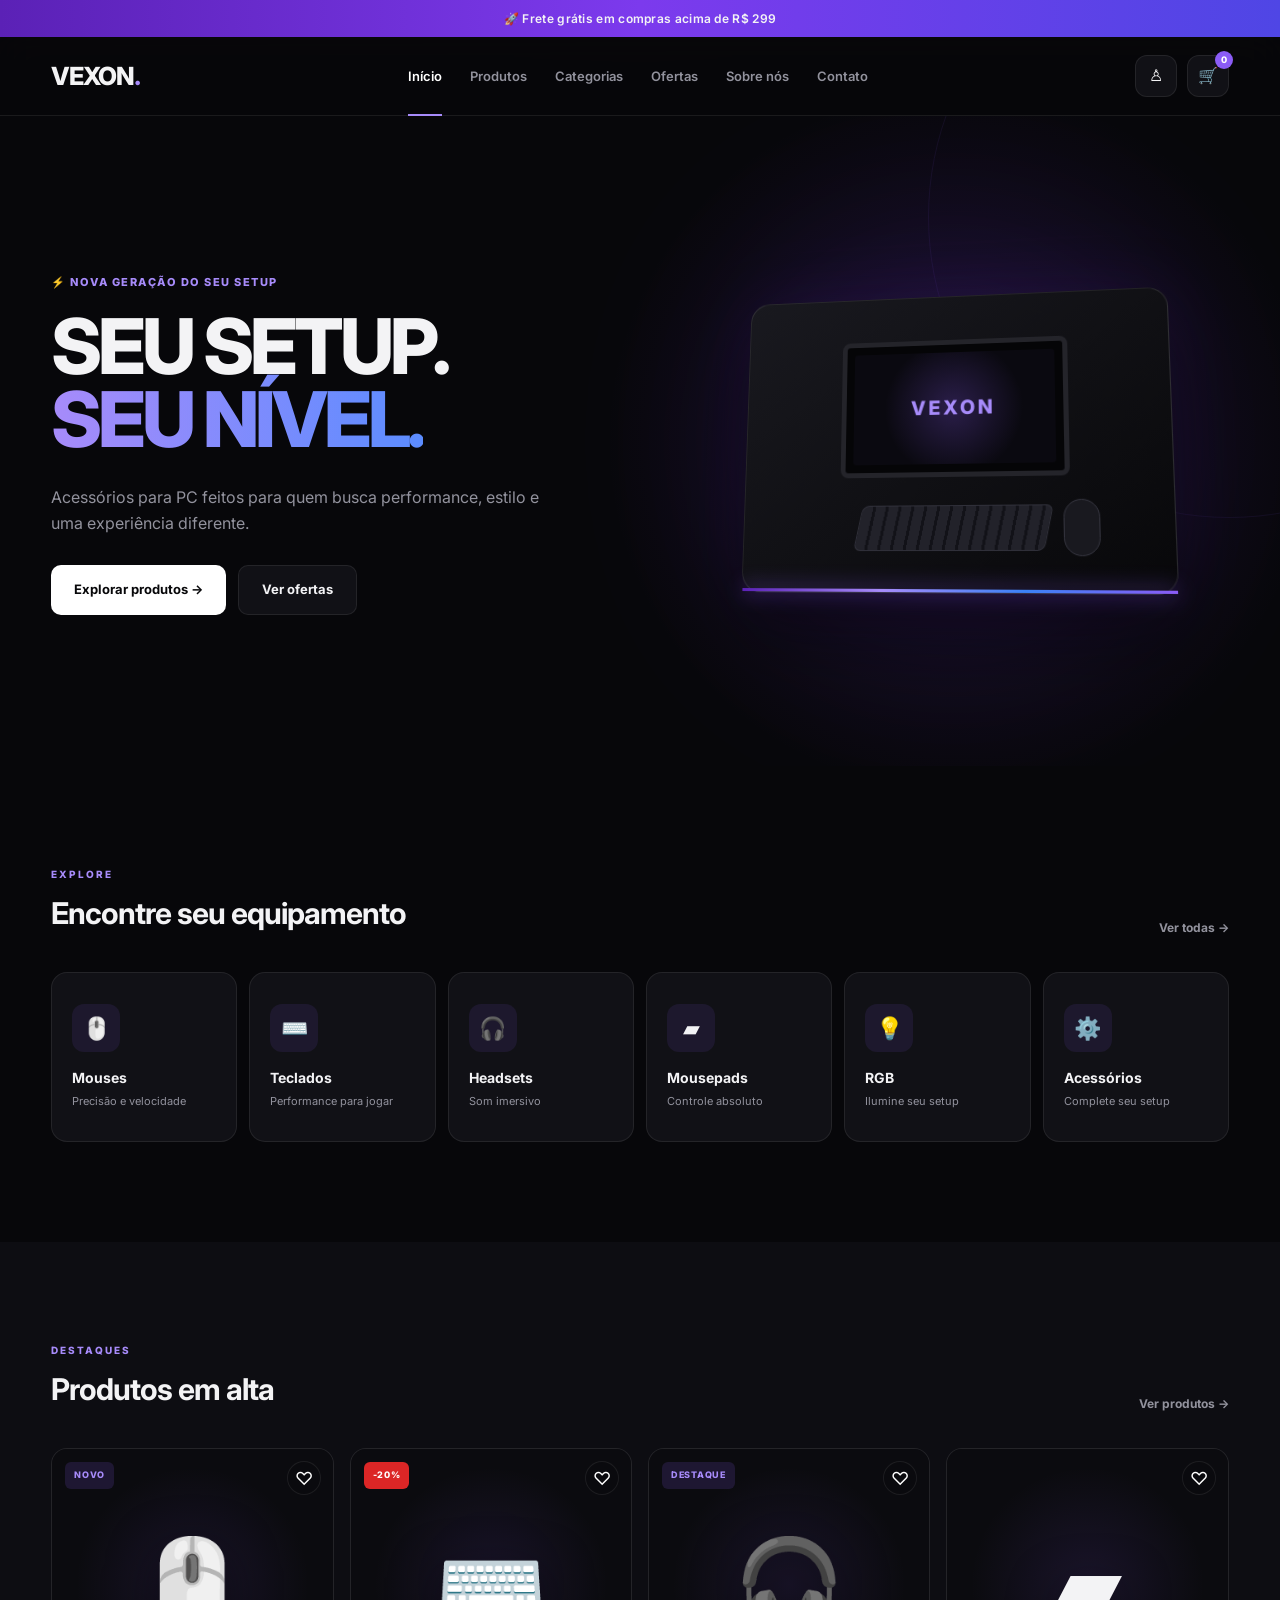
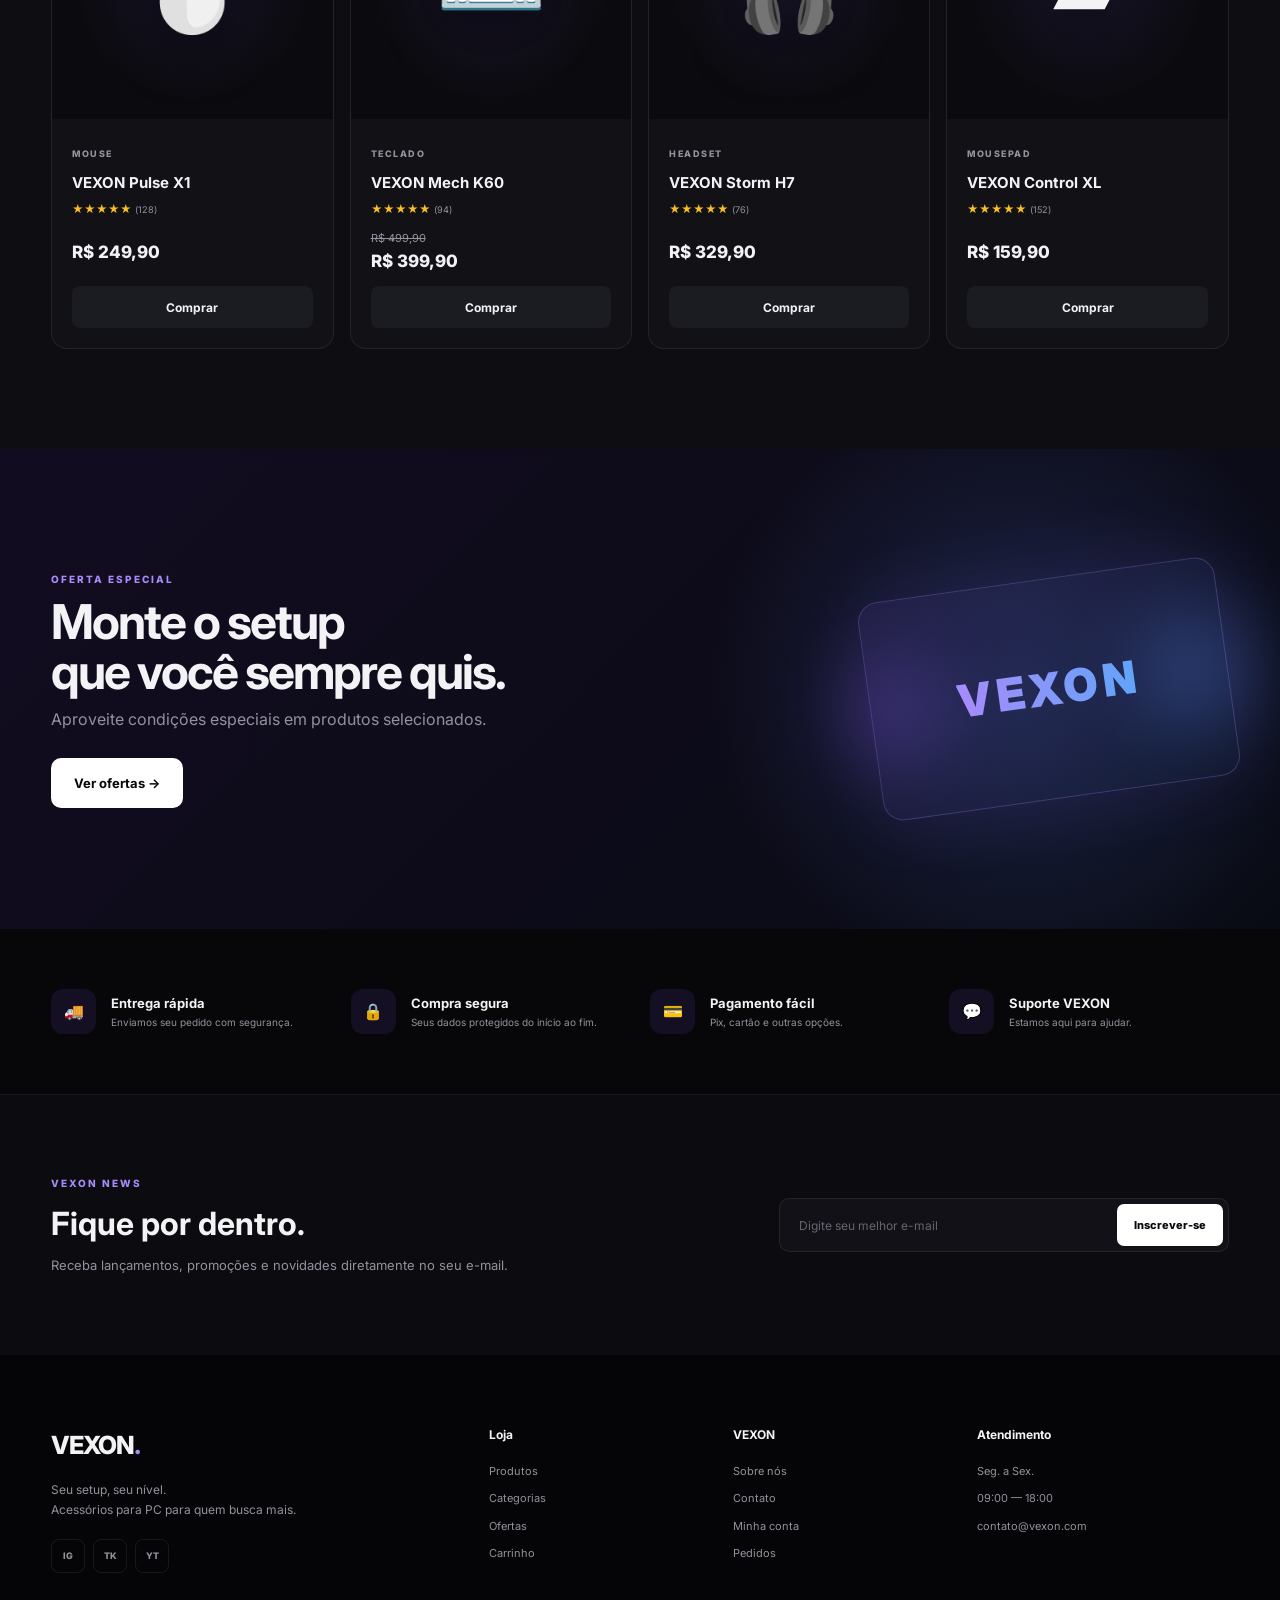
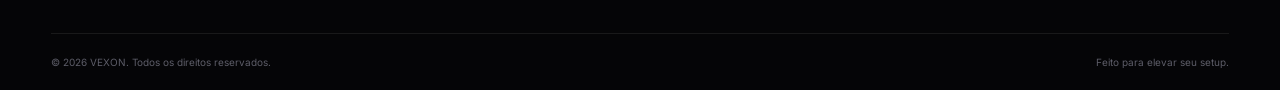
<file: index.html>
<!DOCTYPE html>
    <html lang="pt-BR">
    <head>
        <meta charset="UTF-8">
        <meta name="viewport" content="width=device-width, initial-scale=1.0">
        <meta name="description" content="VEXON - Acessórios para PC. Seu setup, seu nível.">
        <title>VEXON | Seu setup, seu nível.</title>
        <link rel="stylesheet" href="style.css">
        <script src="js/utils.js" defer></script>
        <script src="js/produtos.js" defer></script>
        <script src="js/layout.js" defer></script>
        <script src="js/carrinho.js" defer></script>
        <script src="js/auth.js" defer></script>
        <script src="js/checkout.js" defer></script>
         <script src="js/produto.js" defer></script>
    </head>

    <body>
        
        

        <main>

            <!-- HERO -->
            <section class="hero">
                <div class="container hero-content">

                    <div class="hero-text">
                        <span class="hero-tag">⚡ NOVA GERAÇÃO DO SEU SETUP</span>

                        <h1>
                            SEU SETUP.<br>
                            <span>SEU NÍVEL.</span>
                        </h1>

                        <p>
                            Acessórios para PC feitos para quem busca
                            performance, estilo e uma experiência diferente.
                        </p>

                        <div class="hero-buttons">
                            <a href="produtos.html" class="btn btn-primary">
                                Explorar produtos →
                            </a>

                            <a href="ofertas.html" class="btn btn-secondary">
                                Ver ofertas
                            </a>
                        </div>
                    </div>

                    <div class="hero-visual">
                        <div class="glow"></div>

                        <div class="setup-card">
                            <div class="setup-lights"></div>

                            <div class="setup-monitor">
                                <div class="monitor-screen">
                                    <span>VEXON</span>
                                </div>
                            </div>

                            <div class="setup-keyboard"></div>
                            <div class="setup-mouse"></div>
                        </div>
                    </div>

                </div>
            </section>

            <!-- CATEGORIAS -->
            <section class="categories section">
                <div class="container">

                    <div class="section-heading">
                        <div>
                            <span class="section-label">EXPLORE</span>
                            <h2>Encontre seu equipamento</h2>
                        </div>

                        <a href="categorias.html" class="see-all">
                            Ver todas →
                        </a>
                    </div>

                    <div class="category-grid">

                        <a href="produtos.html?categoria=mouse" class="category-card">
                            <div class="category-icon">🖱️</div>
                            <h3>Mouses</h3>
                            <p>Precisão e velocidade</p>
                        </a>

                        <a href="produtos.html?categoria=teclado" class="category-card">
                            <div class="category-icon">⌨️</div>
                            <h3>Teclados</h3>
                            <p>Performance para jogar</p>
                        </a>

                        <a href="produtos.html?categoria=headset" class="category-card">
                            <div class="category-icon">🎧</div>
                            <h3>Headsets</h3>
                            <p>Som imersivo</p>
                        </a>

                        <a href="produtos.html?categoria=mousepad" class="category-card">
                            <div class="category-icon">▰</div>
                            <h3>Mousepads</h3>
                            <p>Controle absoluto</p>
                        </a>

                        <a href="produtos.html?categoria=rgb" class="category-card">
                            <div class="category-icon">💡</div>
                            <h3>RGB</h3>
                            <p>Ilumine seu setup</p>
                        </a>

                        <a href="produtos.html?categoria=acessorios" class="category-card">
                            <div class="category-icon">⚙️</div>
                            <h3>Acessórios</h3>
                            <p>Complete seu setup</p>
                        </a>

                    </div>

                </div>
            </section>

            <!-- PRODUTOS EM DESTAQUE -->
            <section class="products section">
                <div class="container">

                    <div class="section-heading">
                        <div>
                            <span class="section-label">DESTAQUES</span>
                            <h2>Produtos em alta</h2>
                        </div>

                        <a href="produtos.html" class="see-all">
                            Ver produtos →
                        </a>
                    </div>

                    <div class="product-grid">

                        <!-- PRODUTO 1 -->
                        <article class="product-card">

                            <div class="product-image">
                                <span class="product-badge">NOVO</span>
                                <div class="product-placeholder mouse">
                                    🖱️
                                </div>
                                <button class="favorite" aria-label="Adicionar aos favoritos">
                                    ♡
                                </button>
                            </div>

                            <div class="product-info">
                                <span class="product-category">MOUSE</span>

                                <h3>VEXON Pulse X1</h3>

                                <p class="rating">★★★★★ <small>(128)</small></p>

                                <div class="price">
                                    <span>R$ 249,90</span>
                                </div>

                                <a href="produto.html?id=1" class="product-button">
                                    Comprar
                                </a>
                            </div>

                        </article>

                        <!-- PRODUTO 2 -->
                        <article class="product-card">

                            <div class="product-image">
                                <span class="product-badge sale">-20%</span>
                                <div class="product-placeholder keyboard">
                                    ⌨️
                                </div>
                                <button class="favorite" aria-label="Adicionar aos favoritos">
                                    ♡
                                </button>
                            </div>

                            <div class="product-info">
                                <span class="product-category">TECLADO</span>

                                <h3>VEXON Mech K60</h3>

                                <p class="rating">★★★★★ <small>(94)</small></p>

                                <div class="price">
                                    <del>R$ 499,90</del>
                                    <span>R$ 399,90</span>
                                </div>

                                <a href="produto.html?id=2" class="product-button">
                                    Comprar
                                </a>
                            </div>

                        </article>

                        <!-- PRODUTO 3 -->
                        <article class="product-card">

                            <div class="product-image">
                                <span class="product-badge">DESTAQUE</span>
                                <div class="product-placeholder headset">
                                    🎧
                                </div>
                                <button class="favorite" aria-label="Adicionar aos favoritos">
                                    ♡
                                </button>
                            </div>

                            <div class="product-info">
                                <span class="product-category">HEADSET</span>

                                <h3>VEXON Storm H7</h3>

                                <p class="rating">★★★★★ <small>(76)</small></p>

                                <div class="price">
                                    <span>R$ 329,90</span>
                                </div>

                                <a href="produto.html?id=3" class="product-button">
                                    Comprar
                                </a>
                            </div>

                        </article>

                        <!-- PRODUTO 4 -->
                        <article class="product-card">

                            <div class="product-image">
                                <div class="product-placeholder mousepad">
                                    ▰
                                </div>
                                <button class="favorite" aria-label="Adicionar aos favoritos">
                                    ♡
                                </button>
                            </div>

                            <div class="product-info">
                                <span class="product-category">MOUSEPAD</span>

                                <h3>VEXON Control XL</h3>

                                <p class="rating">★★★★★ <small>(152)</small></p>

                                <div class="price">
                                    <span>R$ 159,90</span>
                                </div>

                                <a href="produto.html?id=4" class="product-button">
                                    Comprar
                                </a>
                            </div>

                        </article>

                    </div>

                </div>
            </section>

            <!-- BANNER -->
            <section class="promo">
                <div class="container promo-content">

                    <div>
                        <span class="section-label">OFERTA ESPECIAL</span>

                        <h2>
                            Monte o setup<br>
                            que você sempre quis.
                        </h2>

                        <p>
                            Aproveite condições especiais em produtos selecionados.
                        </p>

                        <a href="ofertas.html" class="btn btn-primary">
                            Ver ofertas →
                        </a>
                    </div>

                    <div class="promo-decoration">
                        <span>VEXON</span>
                    </div>

                </div>
            </section>

            <!-- BENEFÍCIOS -->
            <section class="benefits section">
                <div class="container">

                    <div class="benefits-grid">

                        <div class="benefit">
                            <div class="benefit-icon">🚚</div>
                            <div>
                                <h3>Entrega rápida</h3>
                                <p>Enviamos seu pedido com segurança.</p>
                            </div>
                        </div>

                        <div class="benefit">
                            <div class="benefit-icon">🔒</div>
                            <div>
                                <h3>Compra segura</h3>
                                <p>Seus dados protegidos do início ao fim.</p>
                            </div>
                        </div>

                        <div class="benefit">
                            <div class="benefit-icon">💳</div>
                            <div>
                                <h3>Pagamento fácil</h3>
                                <p>Pix, cartão e outras opções.</p>
                            </div>
                        </div>

                        <div class="benefit">
                            <div class="benefit-icon">💬</div>
                            <div>
                                <h3>Suporte VEXON</h3>
                                <p>Estamos aqui para ajudar.</p>
                            </div>
                        </div>

                    </div>

                </div>
            </section>

            <!-- NEWSLETTER -->
            <section class="newsletter">
                <div class="container newsletter-content">

                    <div>
                        <span class="section-label">VEXON NEWS</span>
                        <h2>Fique por dentro.</h2>
                        <p>
                            Receba lançamentos, promoções e novidades
                            diretamente no seu e-mail.
                        </p>
                    </div>

                    <form class="newsletter-form">
                        <input
                            type="email"
                            placeholder="Digite seu melhor e-mail"
                            required
                        >
                        <button type="submit">Inscrever-se</button>
                    </form>

                </div>
            </section>

        </main>
        

    </body>
    </html>
</file>
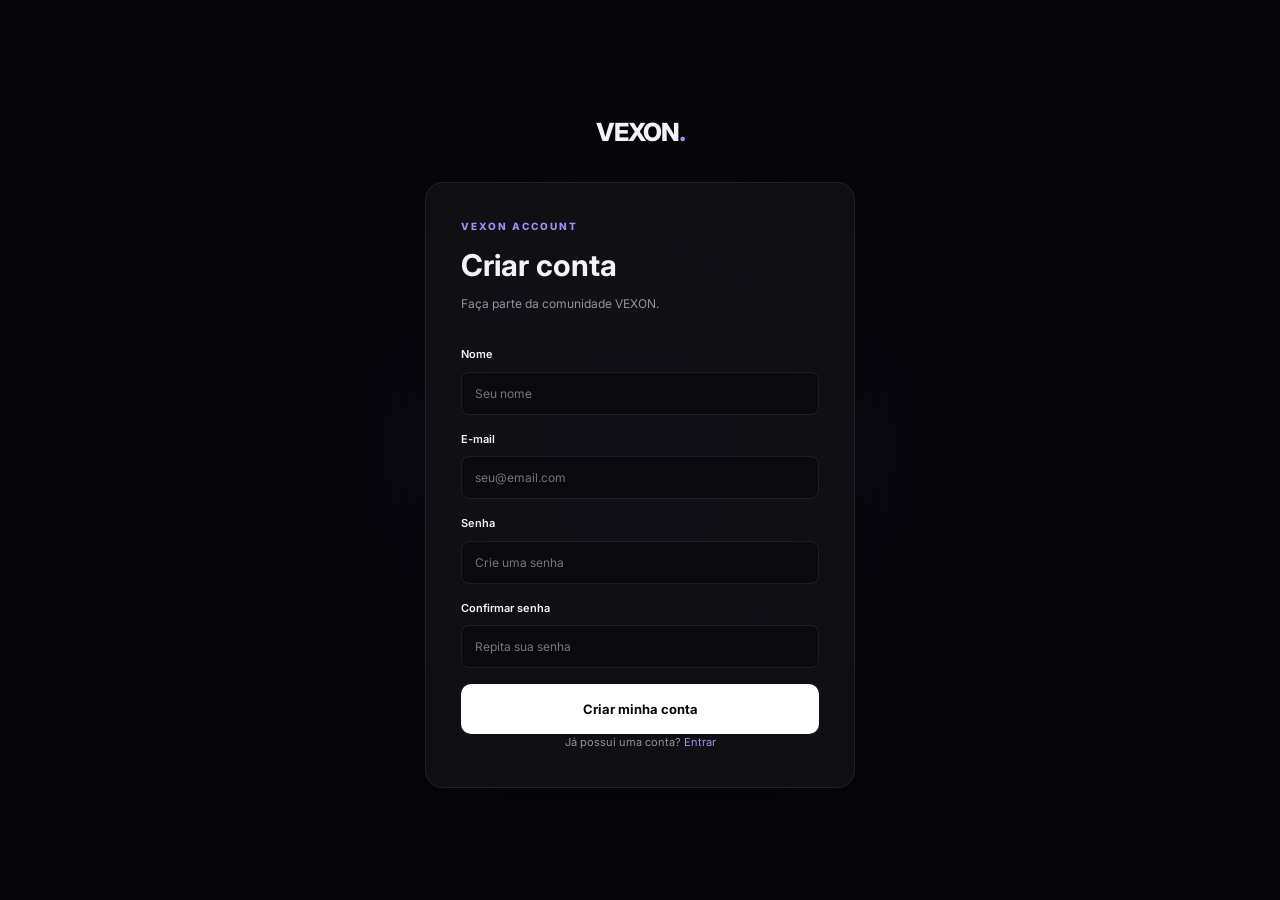
<file: cadastro.html>
<!DOCTYPE html>
<html lang="pt-BR">
<head>
    <meta charset="UTF-8">
    <meta name="viewport" content="width=device-width, initial-scale=1.0">
    <title>Criar conta | VEXON</title>
    <link rel="stylesheet" href="style.css">
    <script src="js/utils.js" defer></script>
    <script src="js/produtos.js" defer></script>
    <script src="js/layout.js" defer></script>
    <script src="js/carrinho.js" defer></script>
    <script src="js/auth.js" defer></script>
    <script src="js/checkout.js" defer></script>

</head>

<body class="auth-body">

<main class="auth-container">

    <a href="index.html" class="logo auth-logo">
        VEXON<span>.</span>
    </a>

    <div class="auth-card">

        <span class="section-label">VEXON ACCOUNT</span>

        <h1>Criar conta</h1>

        <p>Faça parte da comunidade VEXON.</p>

        <form id="cadastro-form">

            <label for="nome">Nome</label>
            <input
                id="nome"
                type="text"
                placeholder="Seu nome"
                required
            >

            <label for="email">E-mail</label>
            <input
                id="email"
                type="email"
                placeholder="seu@email.com"
                required
            >

            <label for="senha">Senha</label>
            <input
                id="senha"
                type="password"
                placeholder="Crie uma senha"
                required
            >

            <label for="confirmar-senha">Confirmar senha</label>
            <input
                id="confirmar-senha"
                type="password"
                placeholder="Repita sua senha"
                required
            >

            <button class="btn btn-primary auth-button">
                Criar minha conta
            </button>

        </form>

        <p class="auth-register">
            Já possui uma conta?
            <a href="login.html">Entrar</a>
        </p>

    </div>

</main>

</body>
</html>
</file>
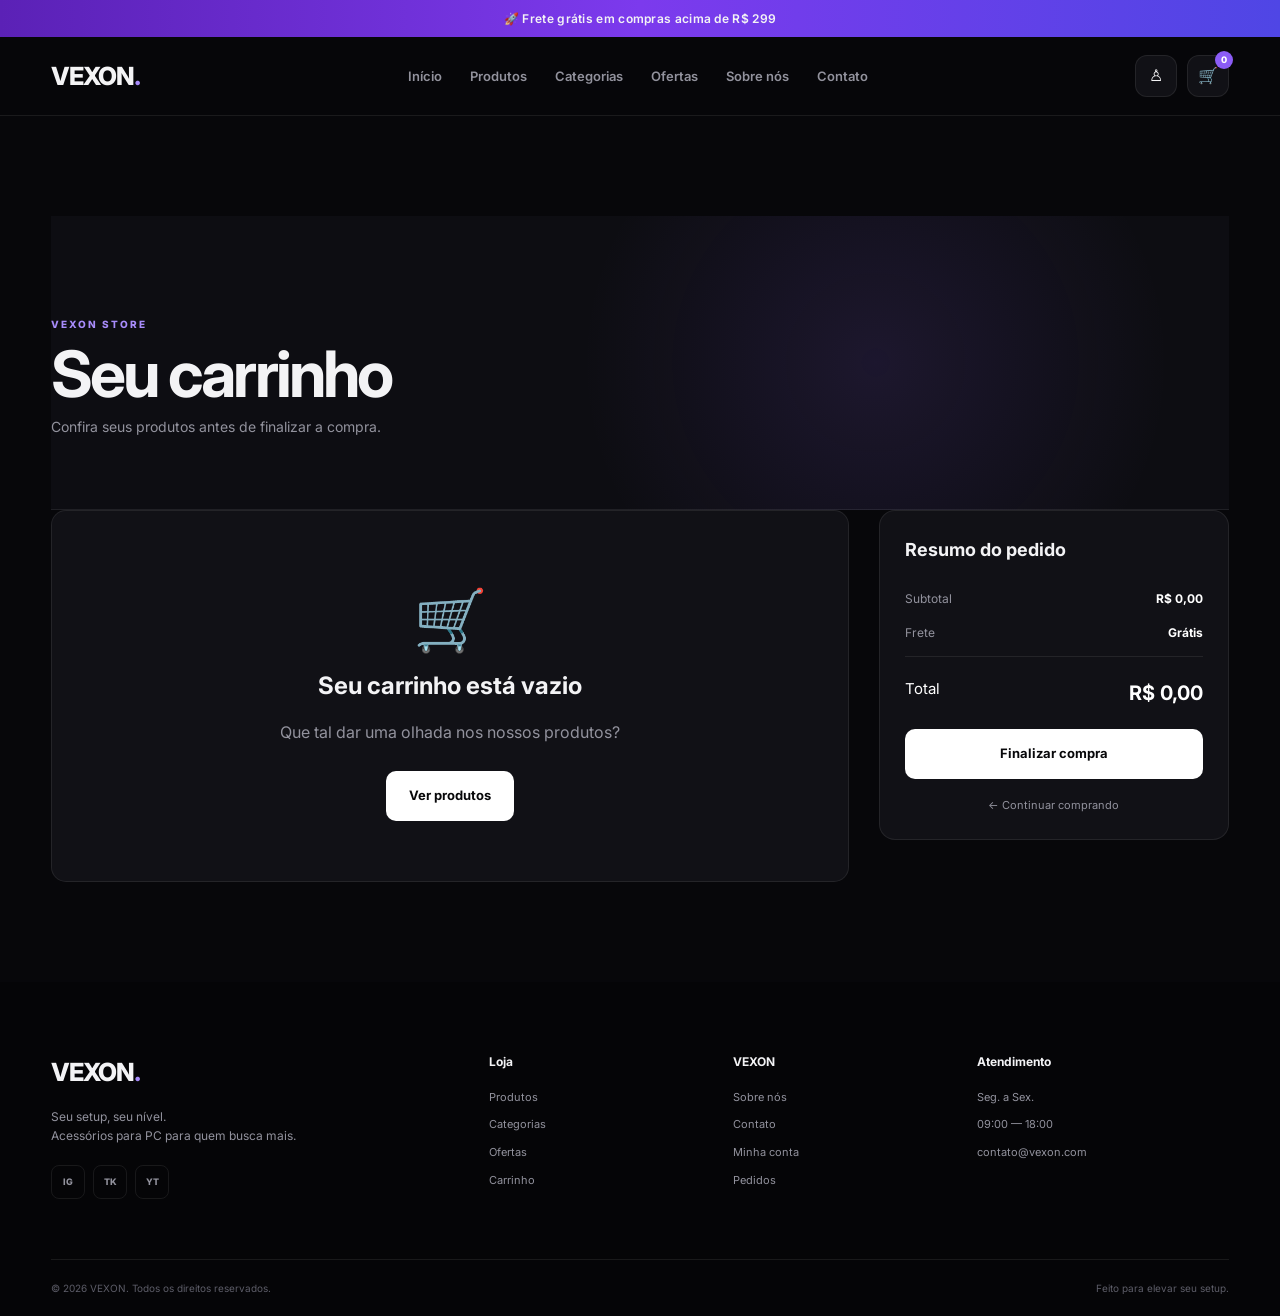
<file: carrinho.html>
<!DOCTYPE html>
<html lang="pt-BR">

<head>

    <meta charset="UTF-8">

    <meta
        name="viewport"
        content="width=device-width, initial-scale=1.0"
    >

    <title>Carrinho | VEXON</title>

    <link rel="stylesheet" href="style.css">


    <script
        src="js/utils.js"
        defer
    ></script>

    <script
        src="js/produtos.js"
        defer
    ></script>

    <script
        src="js/layout.js"
        defer
    ></script>

    <script
        src="js/carrinho.js"
        defer
    ></script>

    <script
        src="js/auth.js"
        defer
    ></script>

    <script
        src="js/checkout.js"
        defer
    ></script>

</head>

<body>


    <main>

        <section class="section">

            <div class="container">


                <!-- TÍTULO -->

                <div class="page-header">

                    <span class="section-label">
                        VEXON STORE
                    </span>

                    <h1>
                        Seu carrinho
                    </h1>

                    <p>
                        Confira seus produtos
                        antes de finalizar a compra.
                    </p>

                </div>


                <!-- CARRINHO -->

                <div class="cart-layout">


                    <!-- PRODUTOS -->

                    <div>

                        <div class="cart-items">
                        </div>

                    </div>


                    <!-- RESUMO -->

                    <aside class="cart-summary">


                        <h2>
                            Resumo do pedido
                        </h2>


                        <div>

                            <span>
                                Subtotal
                            </span>

                            <strong>
                                R$ 0,00
                            </strong>

                        </div>


                        <div>

                            <span>
                                Frete
                            </span>

                            <strong>
                                Grátis
                            </strong>

                        </div>


                        <hr>


                        <div class="cart-total">

                            <span>
                                Total
                            </span>

                            <strong>
                                R$ 0,00
                            </strong>

                        </div>


                        <a
                            href="checkout.html"
                            class="btn btn-primary checkout-button"
                        >
                            Finalizar compra
                        </a>


                        <a
                            href="produtos.html"
                            class="continue-shopping"
                        >
                            ← Continuar comprando
                        </a>


                    </aside>


                </div>

            </div>

        </section>

    </main>

</body>

</html>
</file>
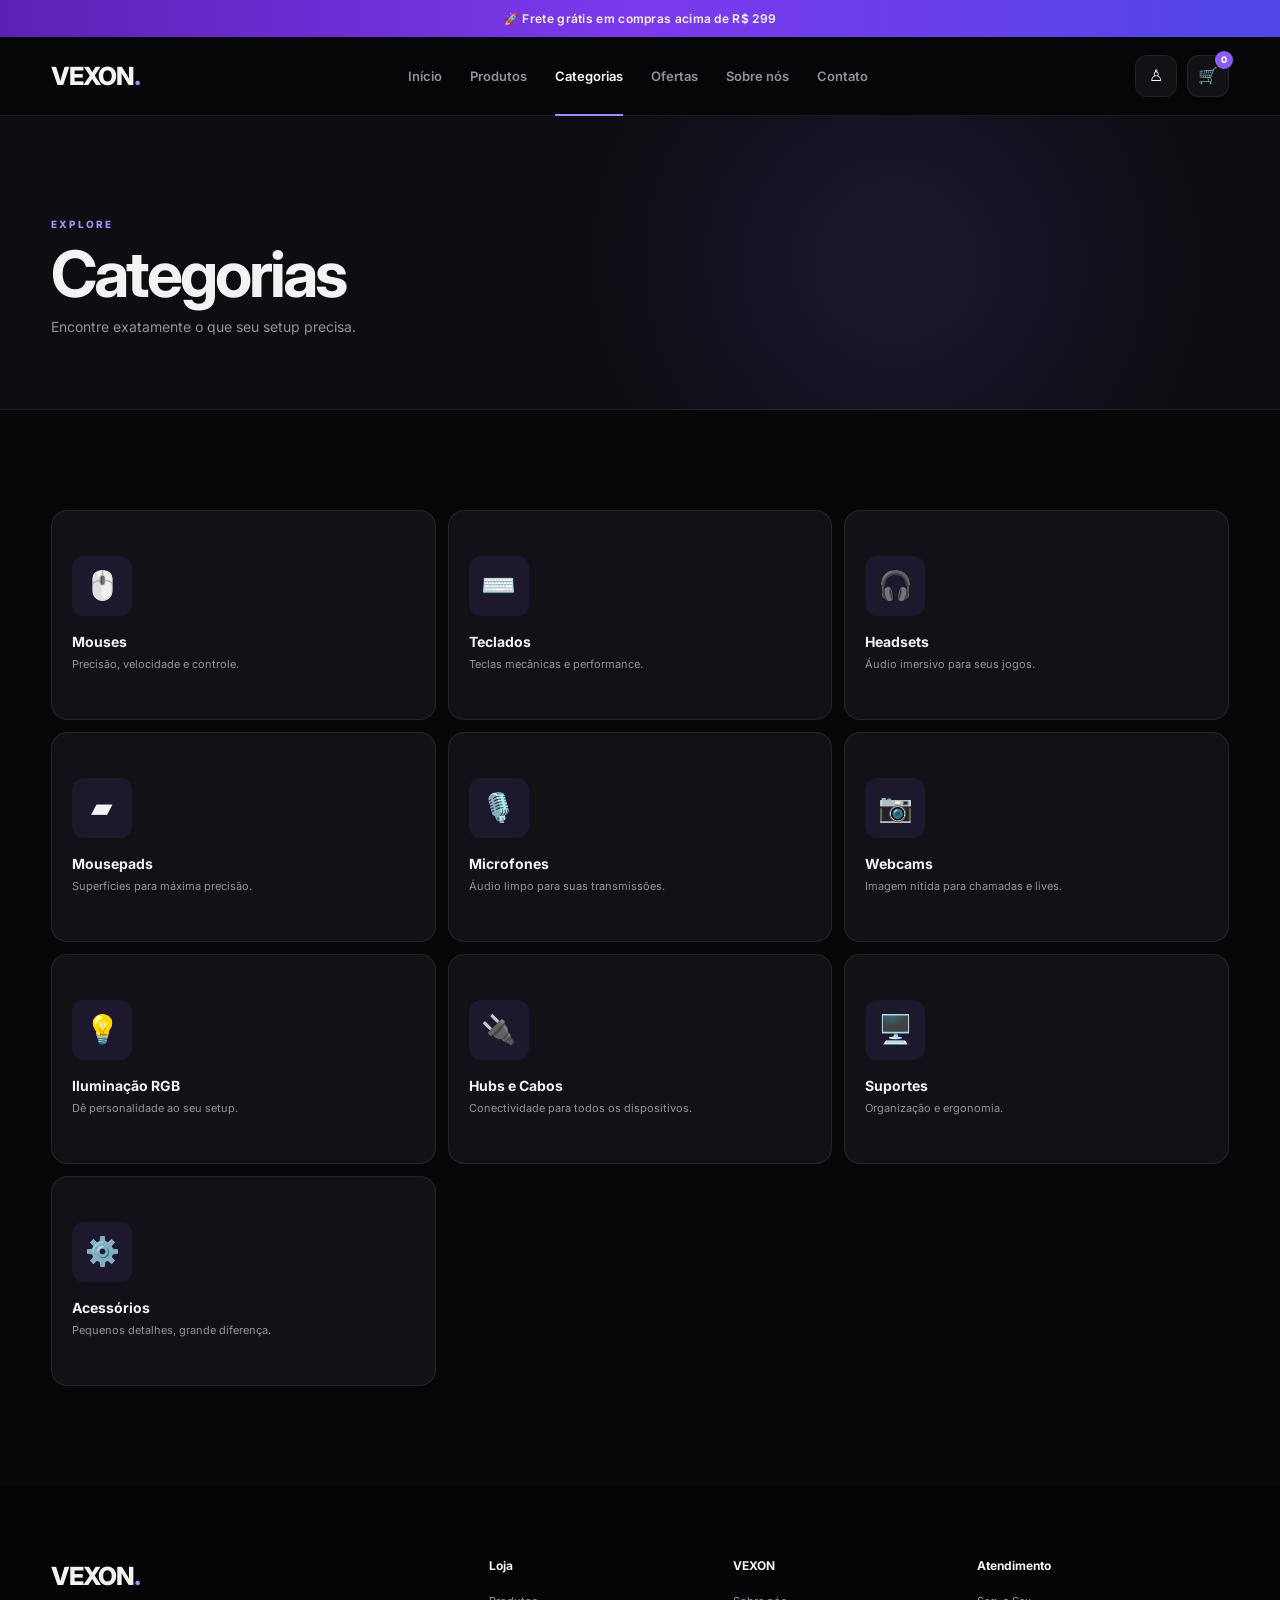
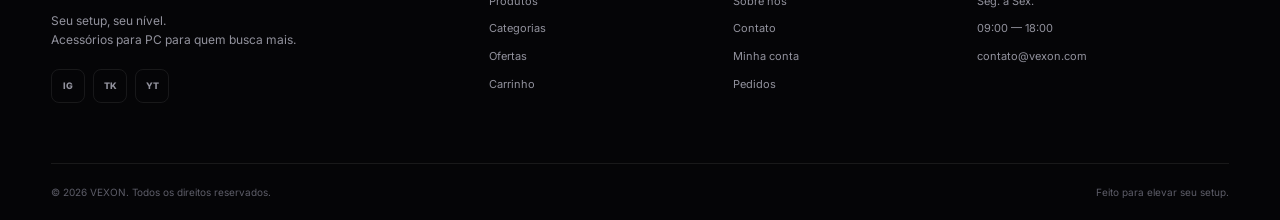
<file: categorias.html>
<!DOCTYPE html>
<html lang="pt-BR">
<head>
    <meta charset="UTF-8">
    <meta name="viewport" content="width=device-width, initial-scale=1.0">
    <title>Categorias | VEXON</title>
    <link rel="stylesheet" href="style.css">
    <script src="js/utils.js" defer></script>
    <script src="js/produtos.js" defer></script>
    <script src="js/layout.js" defer></script>
    <script src="js/carrinho.js" defer></script>
    <script src="js/auth.js" defer></script>
    <script src="js/checkout.js" defer></script>

</head>

<body>





<main>

<section class="page-header">
    <div class="container">
        <span class="section-label">EXPLORE</span>
        <h1>Categorias</h1>
        <p>Encontre exatamente o que seu setup precisa.</p>
    </div>
</section>

<section class="section">
    <div class="container">

        <div class="category-grid category-grid-large">

            <a href="produtos.html" class="category-card">
                <div class="category-icon">🖱️</div>
                <h3>Mouses</h3>
                <p>Precisão, velocidade e controle.</p>
            </a>

            <a href="produtos.html" class="category-card">
                <div class="category-icon">⌨️</div>
                <h3>Teclados</h3>
                <p>Teclas mecânicas e performance.</p>
            </a>

            <a href="produtos.html" class="category-card">
                <div class="category-icon">🎧</div>
                <h3>Headsets</h3>
                <p>Áudio imersivo para seus jogos.</p>
            </a>

            <a href="produtos.html" class="category-card">
                <div class="category-icon">▰</div>
                <h3>Mousepads</h3>
                <p>Superfícies para máxima precisão.</p>
            </a>

            <a href="produtos.html" class="category-card">
                <div class="category-icon">🎙️</div>
                <h3>Microfones</h3>
                <p>Áudio limpo para suas transmissões.</p>
            </a>

            <a href="produtos.html" class="category-card">
                <div class="category-icon">📷</div>
                <h3>Webcams</h3>
                <p>Imagem nítida para chamadas e lives.</p>
            </a>

            <a href="produtos.html" class="category-card">
                <div class="category-icon">💡</div>
                <h3>Iluminação RGB</h3>
                <p>Dê personalidade ao seu setup.</p>
            </a>

            <a href="produtos.html" class="category-card">
                <div class="category-icon">🔌</div>
                <h3>Hubs e Cabos</h3>
                <p>Conectividade para todos os dispositivos.</p>
            </a>

            <a href="produtos.html" class="category-card">
                <div class="category-icon">🖥️</div>
                <h3>Suportes</h3>
                <p>Organização e ergonomia.</p>
            </a>

            <a href="produtos.html" class="category-card">
                <div class="category-icon">⚙️</div>
                <h3>Acessórios</h3>
                <p>Pequenos detalhes, grande diferença.</p>
            </a>

        </div>

    </div>
</section>

</main>



</body>
</html>
</file>
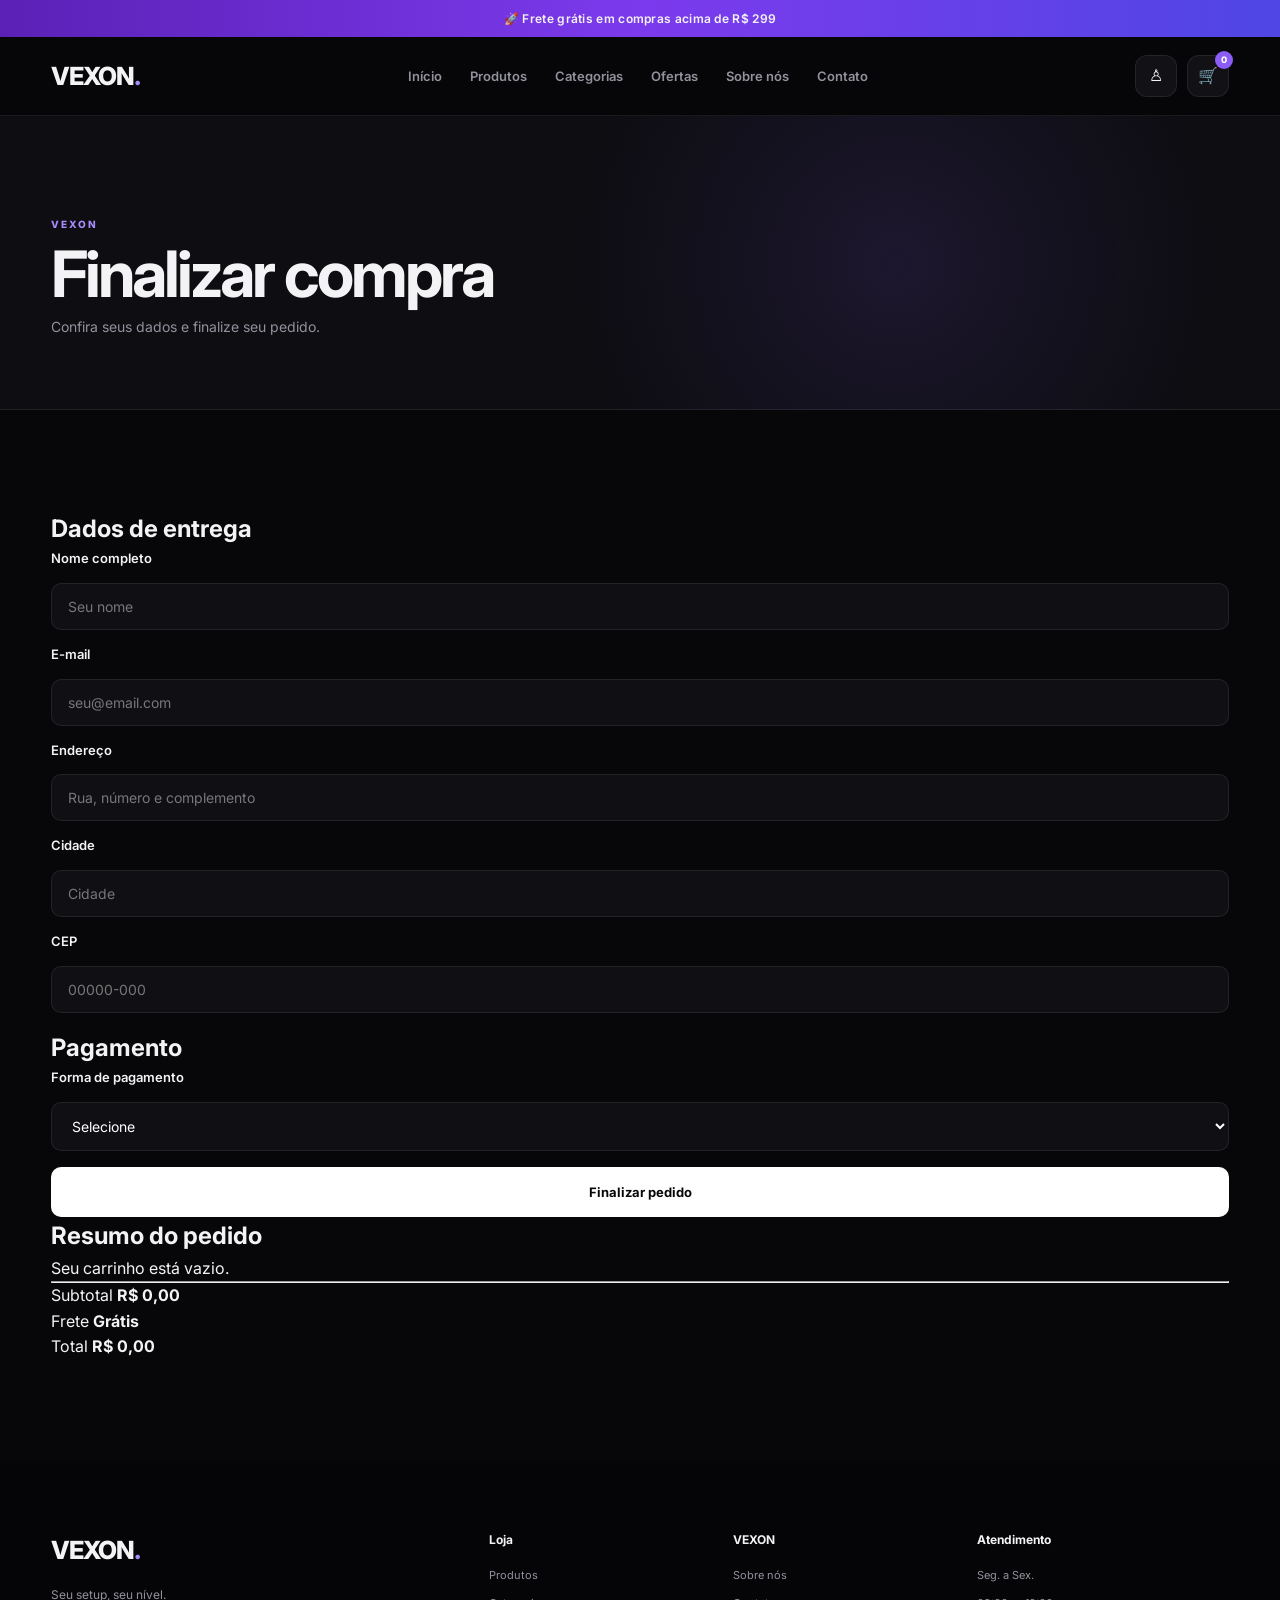
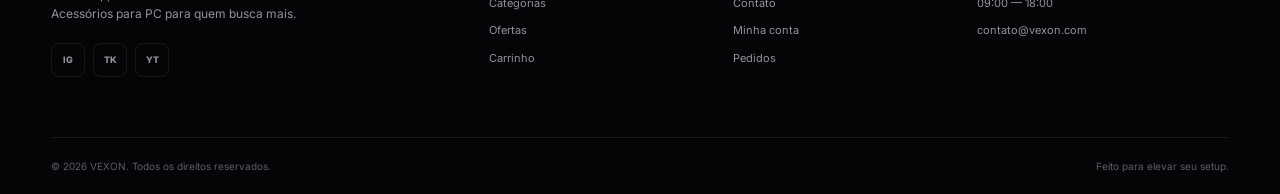
<file: checkout.html>
<!-- checkout.html -->
<!DOCTYPE html>
<html lang="pt-BR">
<head>
<meta charset="UTF-8">
<meta name="viewport" content="width=device-width, initial-scale=1.0">
<title>Checkout | VEXON</title>
    <link rel="stylesheet" href="style.css">
    <script src="js/utils.js" defer></script>
    <script src="js/produtos.js" defer></script>
    <script src="js/layout.js" defer></script>
    <script src="js/carrinho.js" defer></script>
    <script src="js/auth.js" defer></script>
    <script src="js/checkout.js" defer></script>
</head>
<body>



<main>
<section class="page-header">
    <div class="container">
        <span class="section-label">VEXON</span>
        <h1>Finalizar compra</h1>
        <p>Confira seus dados e finalize seu pedido.</p>
    </div>
</section>

<section class="section">
<div class="container checkout-layout">

<div class="card checkout-card">
    <h2>Dados de entrega</h2>

    <form id="checkout-form">

        <div class="form-group">
            <label for="checkout-name">Nome completo</label>
            <input id="checkout-name" type="text" required placeholder="Seu nome">
        </div>

        <div class="form-group">
            <label for="checkout-email">E-mail</label>
            <input id="checkout-email" type="email" required placeholder="seu@email.com">
        </div>

        <div class="form-group">
            <label for="checkout-address">Endereço</label>
            <input id="checkout-address" type="text" required placeholder="Rua, número e complemento">
        </div>

        <div class="checkout-two-columns">
            <div class="form-group">
                <label for="checkout-city">Cidade</label>
                <input id="checkout-city" type="text" required placeholder="Cidade">
            </div>

            <div class="form-group">
                <label for="checkout-cep">CEP</label>
                <input id="checkout-cep" type="text" required placeholder="00000-000">
            </div>
        </div>

        <h2 class="checkout-subtitle">Pagamento</h2>

        <div class="form-group">
            <label for="checkout-payment">Forma de pagamento</label>
            <select id="checkout-payment" required>
                <option value="">Selecione</option>
                <option value="pix">PIX</option>
                <option value="cartao">Cartão</option>
                <option value="boleto">Boleto</option>
            </select>
        </div>

        <button type="submit" class="btn btn-primary checkout-button">
            Finalizar pedido
        </button>

    </form>
</div>

<aside class="card checkout-summary">
    <h2>Resumo do pedido</h2>

    <div id="checkout-items"></div>

    <hr>

    <div class="summary-line">
        <span>Subtotal</span>
        <strong id="checkout-subtotal">R$ 0,00</strong>
    </div>

    <div class="summary-line">
        <span>Frete</span>
        <strong id="checkout-shipping">R$ 0,00</strong>
    </div>

    <div class="summary-line checkout-total">
        <span>Total</span>
        <strong id="checkout-total">R$ 0,00</strong>
    </div>
</aside>

</div>
</section>
</main>





</body>
</html>
</file>
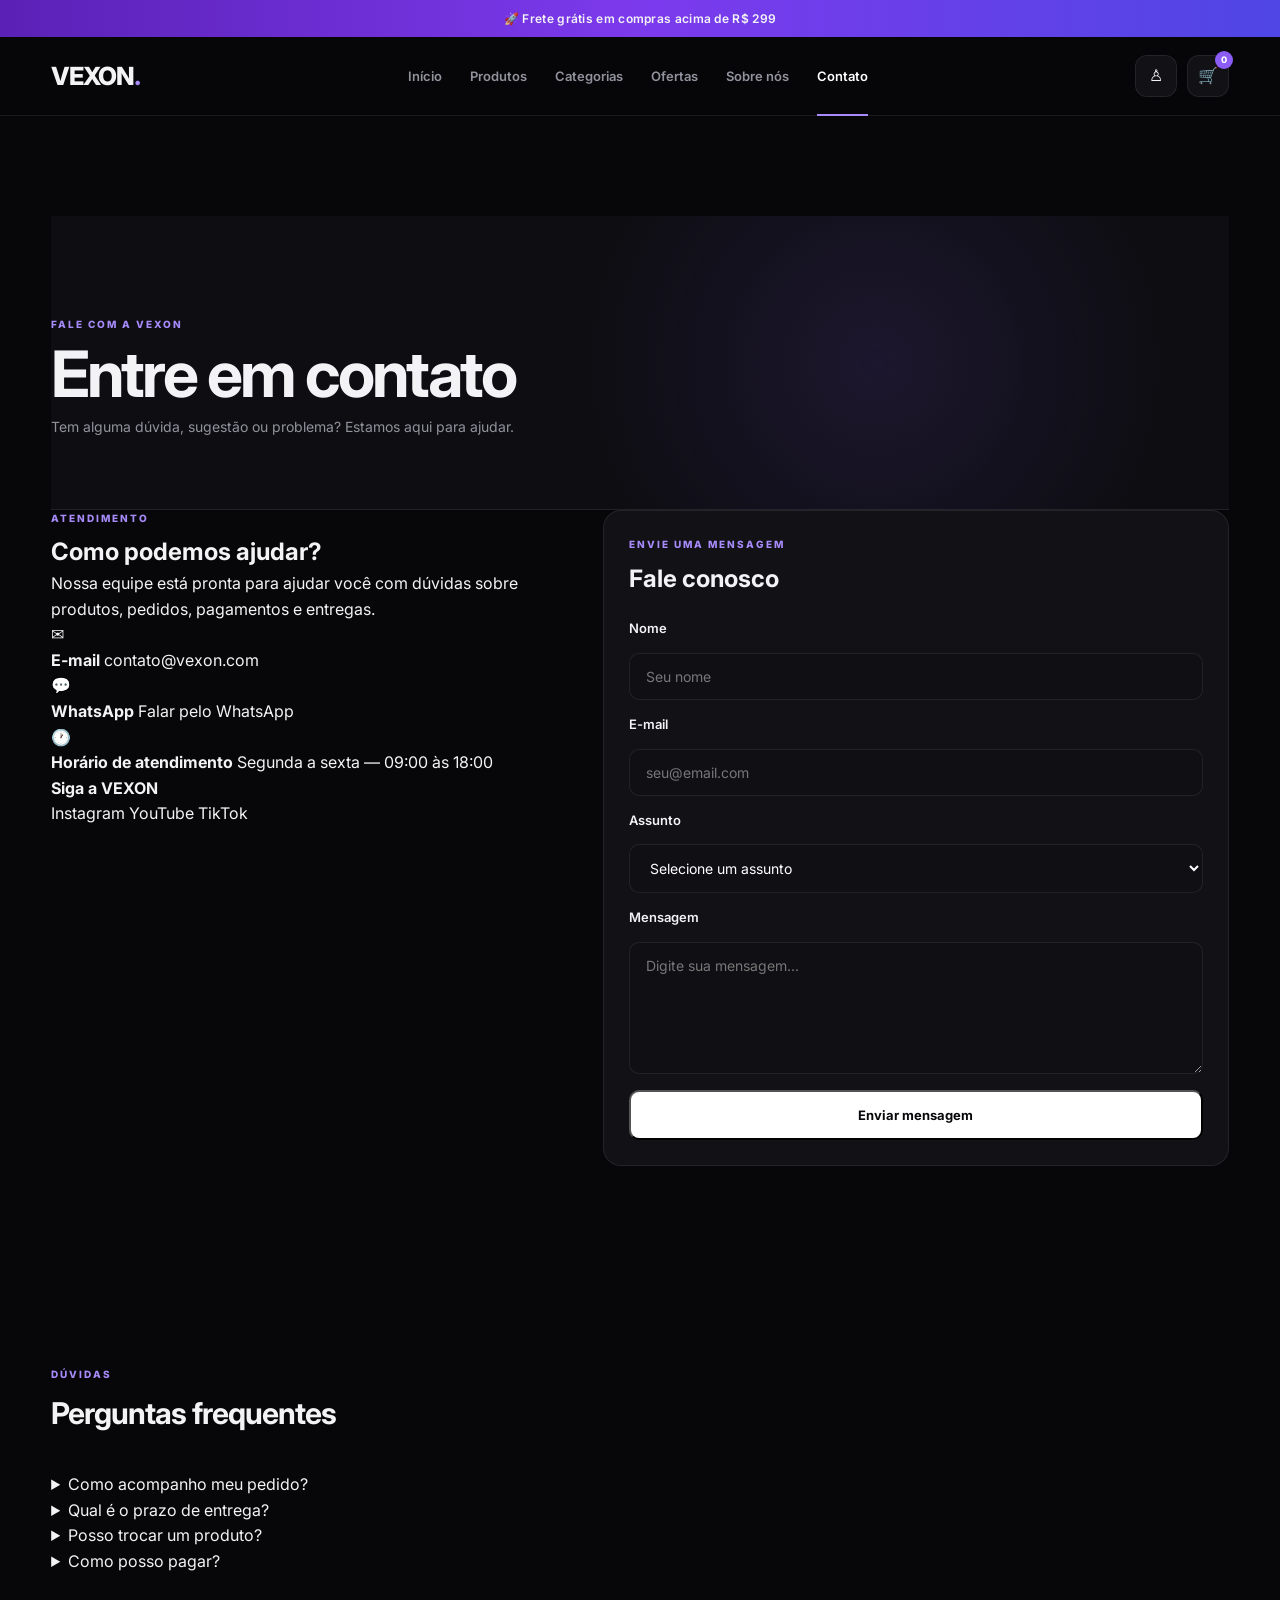
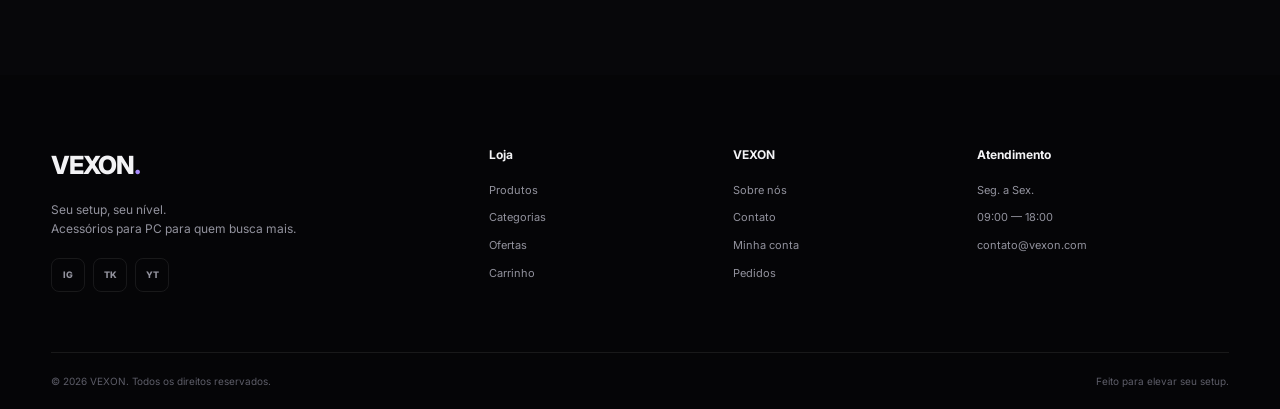
<file: contato.html>
<!DOCTYPE html>
<html lang="pt-BR">

<head>
    <meta charset="UTF-8">
    <meta name="viewport" content="width=device-width, initial-scale=1.0">

    <title>Contato | VEXON</title>
    <link rel="stylesheet" href="style.css">
    <script src="js/utils.js" defer></script>
    <script src="js/produtos.js" defer></script>
    <script src="js/layout.js" defer></script>
    <script src="js/carrinho.js" defer></script>
    <script src="js/auth.js" defer></script>
    <script src="js/checkout.js" defer></script>

</head>

<body>
    
    


    <!-- CONTEÚDO -->
    <main>

        <!-- TÍTULO -->
        <section class="section">

            <div class="container">

                <div class="page-header">

                    <span class="section-label">
                        FALE COM A VEXON
                    </span>

                    <h1>
                        Entre em contato
                    </h1>

                    <p>
                        Tem alguma dúvida, sugestão ou problema?
                        Estamos aqui para ajudar.
                    </p>

                </div>


                <!-- CONTATO -->
                <div class="contact-grid">


                    <!-- INFORMAÇÕES -->
                    <div class="contact-info">

                        <span class="section-label">
                            ATENDIMENTO
                        </span>

                        <h2>
                            Como podemos ajudar?
                        </h2>

                        <p>
                            Nossa equipe está pronta para ajudar
                            você com dúvidas sobre produtos,
                            pedidos, pagamentos e entregas.
                        </p>


                        <!-- E-MAIL -->
                        <div class="contact-item">

                            <div class="contact-icon">
                                ✉
                            </div>

                            <div>

                                <strong>
                                    E-mail
                                </strong>

                                <a href="mailto:contato@vexon.com">
                                    contato@vexon.com
                                </a>

                            </div>

                        </div>


                        <!-- WHATSAPP -->
                        <div class="contact-item">

                            <div class="contact-icon">
                                💬
                            </div>

                            <div>

                                <strong>
                                    WhatsApp
                                </strong>

                                <a
                                    href="https://wa.me/5521998415003"
                                    target="_blank"
                                    rel="noopener"
                                >
                                    Falar pelo WhatsApp
                                </a>

                            </div>

                        </div>


                        <!-- HORÁRIO -->
                        <div class="contact-item">

                            <div class="contact-icon">
                                🕐
                            </div>

                            <div>

                                <strong>
                                    Horário de atendimento
                                </strong>

                                <span>
                                    Segunda a sexta — 09:00 às 18:00
                                </span>

                            </div>

                        </div>


                        <!-- REDES -->
                        <div class="contact-social">

                            <strong>
                                Siga a VEXON
                            </strong>

                            <div>

                                <a
                                    href="https://instagram.com/"
                                    target="_blank"
                                    rel="noopener"
                                >
                                    Instagram
                                </a>

                                <a
                                    href="https://youtube.com/"
                                    target="_blank"
                                    rel="noopener"
                                >
                                    YouTube
                                </a>

                                <a
                                    href="https://tiktok.com/"
                                    target="_blank"
                                    rel="noopener"
                                >
                                    TikTok
                                </a>

                            </div>

                        </div>

                    </div>


                    <!-- FORMULÁRIO -->
                    <div class="contact-form-card">

                        <span class="section-label">
                            ENVIE UMA MENSAGEM
                        </span>

                        <h2>
                            Fale conosco
                        </h2>

                        <form id="contact-form">


                            <!-- NOME -->
                            <div class="form-group">

                                <label for="contact-name">
                                    Nome
                                </label>

                                <input
                                    type="text"
                                    id="contact-name"
                                    name="name"
                                    placeholder="Seu nome"
                                    required
                                >

                            </div>


                            <!-- E-MAIL -->
                            <div class="form-group">

                                <label for="contact-email">
                                    E-mail
                                </label>

                                <input
                                    type="email"
                                    id="contact-email"
                                    name="email"
                                    placeholder="seu@email.com"
                                    required
                                >

                            </div>


                            <!-- ASSUNTO -->
                            <div class="form-group">

                                <label for="contact-subject">
                                    Assunto
                                </label>

                                <select
                                    id="contact-subject"
                                    name="subject"
                                    required
                                >

                                    <option value="">
                                        Selecione um assunto
                                    </option>

                                    <option value="pedido">
                                        Dúvida sobre pedido
                                    </option>

                                    <option value="produto">
                                        Dúvida sobre produto
                                    </option>

                                    <option value="entrega">
                                        Entrega
                                    </option>

                                    <option value="pagamento">
                                        Pagamento
                                    </option>

                                    <option value="troca">
                                        Troca ou devolução
                                    </option>

                                    <option value="outro">
                                        Outro assunto
                                    </option>

                                </select>

                            </div>


                            <!-- MENSAGEM -->
                            <div class="form-group">

                                <label for="contact-message">
                                    Mensagem
                                </label>

                                <textarea
                                    id="contact-message"
                                    name="message"
                                    rows="6"
                                    placeholder="Digite sua mensagem..."
                                    required
                                ></textarea>

                            </div>


                            <!-- BOTÃO -->
                            <button
                                type="submit"
                                class="btn btn-primary"
                            >
                                Enviar mensagem
                            </button>

                        </form>

                    </div>

                </div>

            </div>

        </section>


        <!-- FAQ -->
        <section class="section">

            <div class="container">

                <div class="section-heading">

                    <div>

                        <span class="section-label">
                            DÚVIDAS
                        </span>

                        <h2>
                            Perguntas frequentes
                        </h2>

                    </div>

                </div>


                <div class="faq-grid">


                    <details class="faq-item">

                        <summary>
                            Como acompanho meu pedido?
                        </summary>

                        <p>
                            Depois da confirmação do pedido,
                            você poderá acompanhar as informações
                            de entrega através da sua conta.
                        </p>

                    </details>


                    <details class="faq-item">

                        <summary>
                            Qual é o prazo de entrega?
                        </summary>

                        <p>
                            O prazo depende da região e da
                            modalidade de envio escolhida no
                            momento da compra.
                        </p>

                    </details>


                    <details class="faq-item">

                        <summary>
                            Posso trocar um produto?
                        </summary>

                        <p>
                            Sim. Entre em contato com nossa equipe
                            para receber as orientações sobre
                            trocas e devoluções.
                        </p>

                    </details>


                    <details class="faq-item">

                        <summary>
                            Como posso pagar?
                        </summary>

                        <p>
                            As formas de pagamento disponíveis
                            serão apresentadas durante a finalização
                            da compra.
                        </p>

                    </details>

                </div>

            </div>

        </section>

    </main>
    

</body>

</html>
</file>
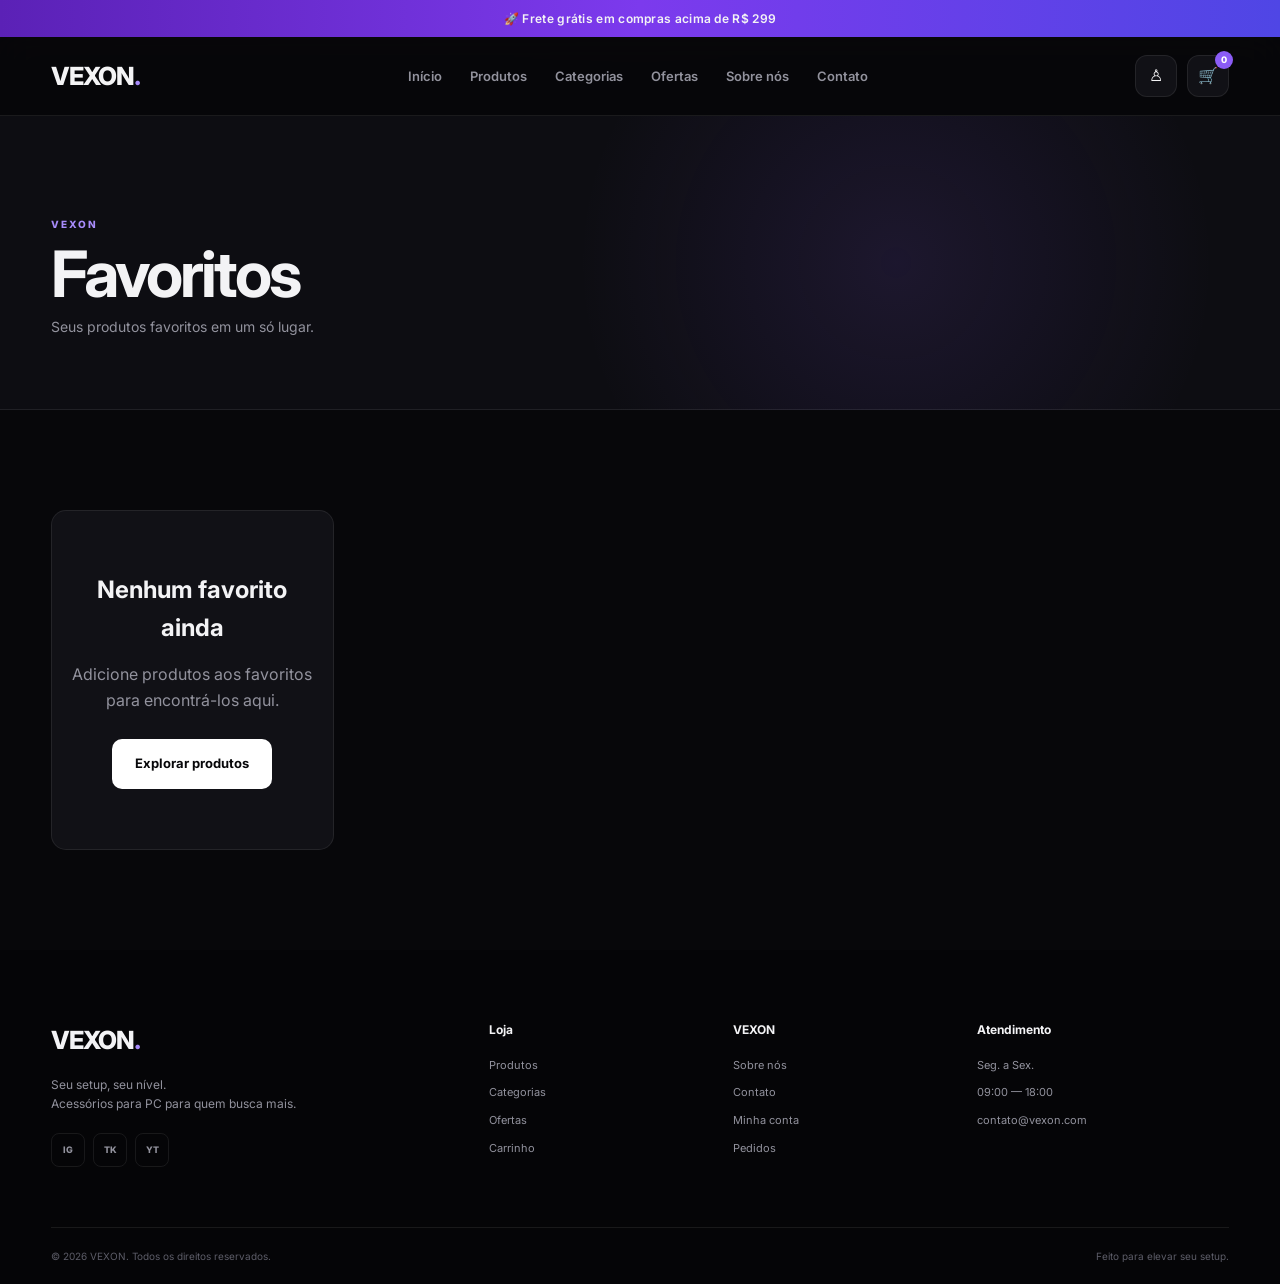
<file: favoritos.html>
<!-- favoritos.html -->
<!DOCTYPE html>
<html lang="pt-BR">
<head>
<meta charset="UTF-8">
<meta name="viewport" content="width=device-width, initial-scale=1.0">
<title>Favoritos | VEXON</title>
    <link rel="stylesheet" href="style.css">
    <script src="js/utils.js" defer></script>
    <script src="js/produtos.js" defer></script>
    <script src="js/layout.js" defer></script>
    <script src="js/carrinho.js" defer></script>
    <script src="js/auth.js" defer></script>
    <script src="js/checkout.js" defer></script>
</head>

<body>



<main>

<section class="page-header">

<div class="container">

<span class="section-label">VEXON</span>

<h1>Favoritos</h1>

<p>
Seus produtos favoritos em um só lugar.
</p>

</div>

</section>

<section class="section">

<div class="container">

<div id="favorites-list"
     class="product-grid">
</div>

</div>

</section>

</main>





</body>
</html>
</file>
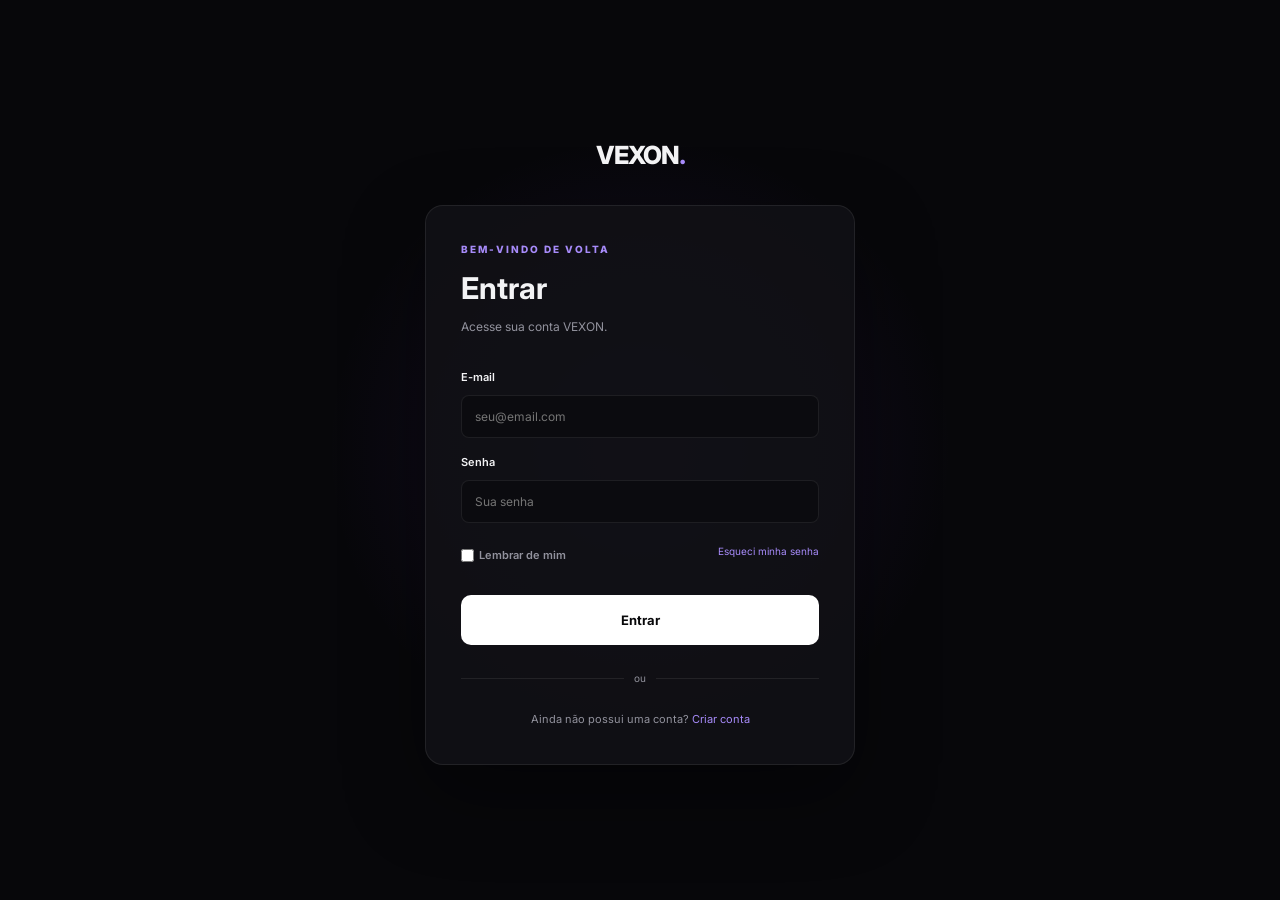
<file: login.html>
<!DOCTYPE html>
<html lang="pt-BR">
<head>
    <meta charset="UTF-8">
    <meta name="viewport" content="width=device-width, initial-scale=1.0">
    <title>Login | VEXON</title>
    <link rel="stylesheet" href="style.css">
    <script src="js/utils.js" defer></script>
    <script src="js/produtos.js" defer></script>
    <script src="js/layout.js" defer></script>
    <script src="js/carrinho.js" defer></script>
    <script src="js/auth.js" defer></script>
    <script src="js/checkout.js" defer></script>

</head>

<body class="auth-body">

<main class="auth-container">

    <a href="index.html" class="logo auth-logo">
        VEXON<span>.</span>
    </a>

    <div class="auth-card">

        <span class="section-label">BEM-VINDO DE VOLTA</span>

        <h1>Entrar</h1>

        <p>Acesse sua conta VEXON.</p>

        <form id="login-form">

            <label for="email">E-mail</label>
            <input
                id="email"
                type="email"
                placeholder="seu@email.com"
                required
            >

            <label for="senha">Senha</label>
            <input
                id="senha"
                type="password"
                placeholder="Sua senha"
                required
            >

            <div class="auth-options">
                <label>
                    <input type="checkbox">
                    Lembrar de mim
                </label>

                <a href="recuperar-senha.html">Esqueci minha senha</a>
            </div>

            <button class="btn btn-primary auth-button">
                Entrar
            </button>

        </form>

        <div class="auth-divider">
            <span>ou</span>
        </div>

        <p class="auth-register">
            Ainda não possui uma conta?
            <a href="cadastro.html">Criar conta</a>
        </p>

    </div>

</main>

</body>
</html>
</file>
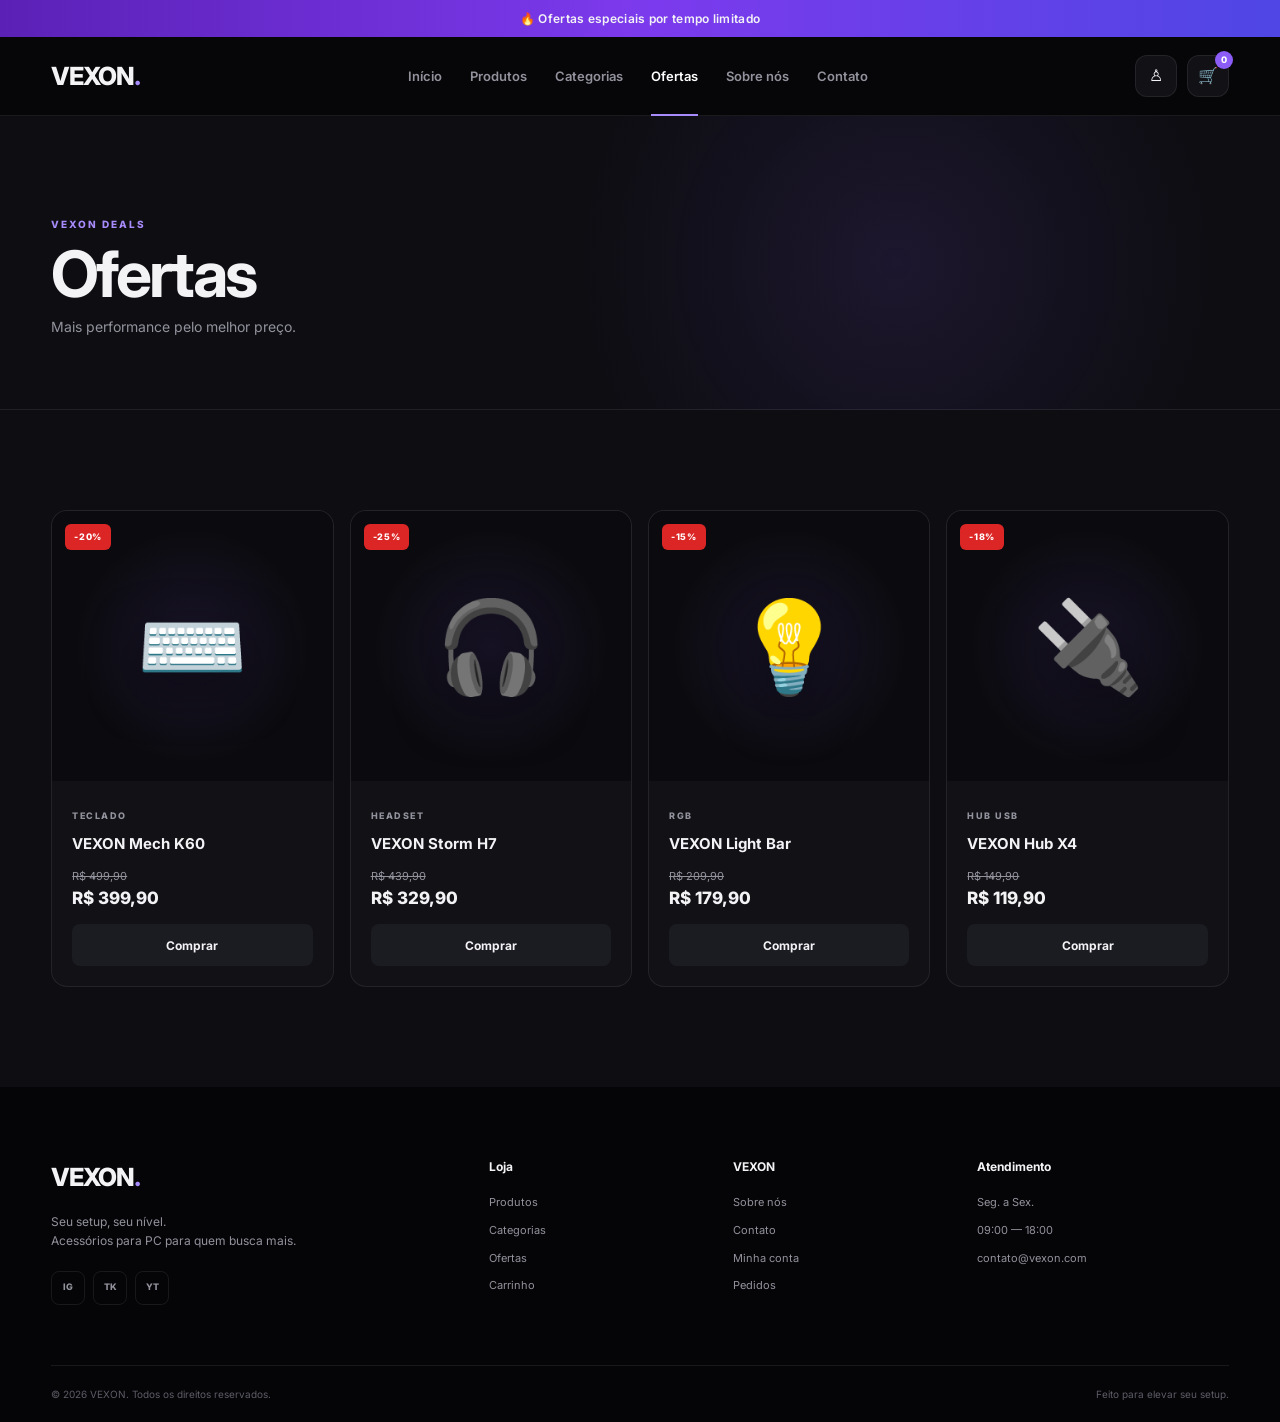
<file: ofertas.html>
<!DOCTYPE html>
<html lang="pt-BR">
<head>
    <meta charset="UTF-8">
    <meta name="viewport" content="width=device-width, initial-scale=1.0">
    <title>Ofertas | VEXON</title>
    <link rel="stylesheet" href="style.css">
    <script src="js/utils.js" defer></script>
    <script src="js/produtos.js" defer></script>
    <script src="js/layout.js" defer></script>
    <script src="js/carrinho.js" defer></script>
    <script src="js/auth.js" defer></script>
    <script src="js/checkout.js" defer></script>

</head>

<body data-topbar="🔥 Ofertas especiais por tempo limitado">





<main>

<section class="page-header">
    <div class="container">
        <span class="section-label">VEXON DEALS</span>
        <h1>Ofertas</h1>
        <p>Mais performance pelo melhor preço.</p>
    </div>
</section>

<section class="section products">
    <div class="container">

        <div class="product-grid">

            <article class="product-card">
                <div class="product-image">
                    <span class="product-badge sale">-20%</span>
                    <div class="product-placeholder">⌨️</div>
                </div>

                <div class="product-info">
                    <span class="product-category">TECLADO</span>
                    <h3>VEXON Mech K60</h3>

                    <div class="price">
                        <del>R$ 499,90</del>
                        <span>R$ 399,90</span>
                    </div>

                    <a href="produto.html" class="product-button">Comprar</a>
                </div>
            </article>

            <article class="product-card">
                <div class="product-image">
                    <span class="product-badge sale">-25%</span>
                    <div class="product-placeholder">🎧</div>
                </div>

                <div class="product-info">
                    <span class="product-category">HEADSET</span>
                    <h3>VEXON Storm H7</h3>

                    <div class="price">
                        <del>R$ 439,90</del>
                        <span>R$ 329,90</span>
                    </div>

                    <a href="produto.html" class="product-button">Comprar</a>
                </div>
            </article>

            <article class="product-card">
                <div class="product-image">
                    <span class="product-badge sale">-15%</span>
                    <div class="product-placeholder">💡</div>
                </div>

                <div class="product-info">
                    <span class="product-category">RGB</span>
                    <h3>VEXON Light Bar</h3>

                    <div class="price">
                        <del>R$ 209,90</del>
                        <span>R$ 179,90</span>
                    </div>

                    <a href="produto.html" class="product-button">Comprar</a>
                </div>
            </article>

            <article class="product-card">
                <div class="product-image">
                    <span class="product-badge sale">-18%</span>
                    <div class="product-placeholder">🔌</div>
                </div>

                <div class="product-info">
                    <span class="product-category">HUB USB</span>
                    <h3>VEXON Hub X4</h3>

                    <div class="price">
                        <del>R$ 149,90</del>
                        <span>R$ 119,90</span>
                    </div>

                    <a href="produto.html" class="product-button">Comprar</a>
                </div>
            </article>

        </div>

    </div>
</section>

</main>



</body>
</html>
</file>
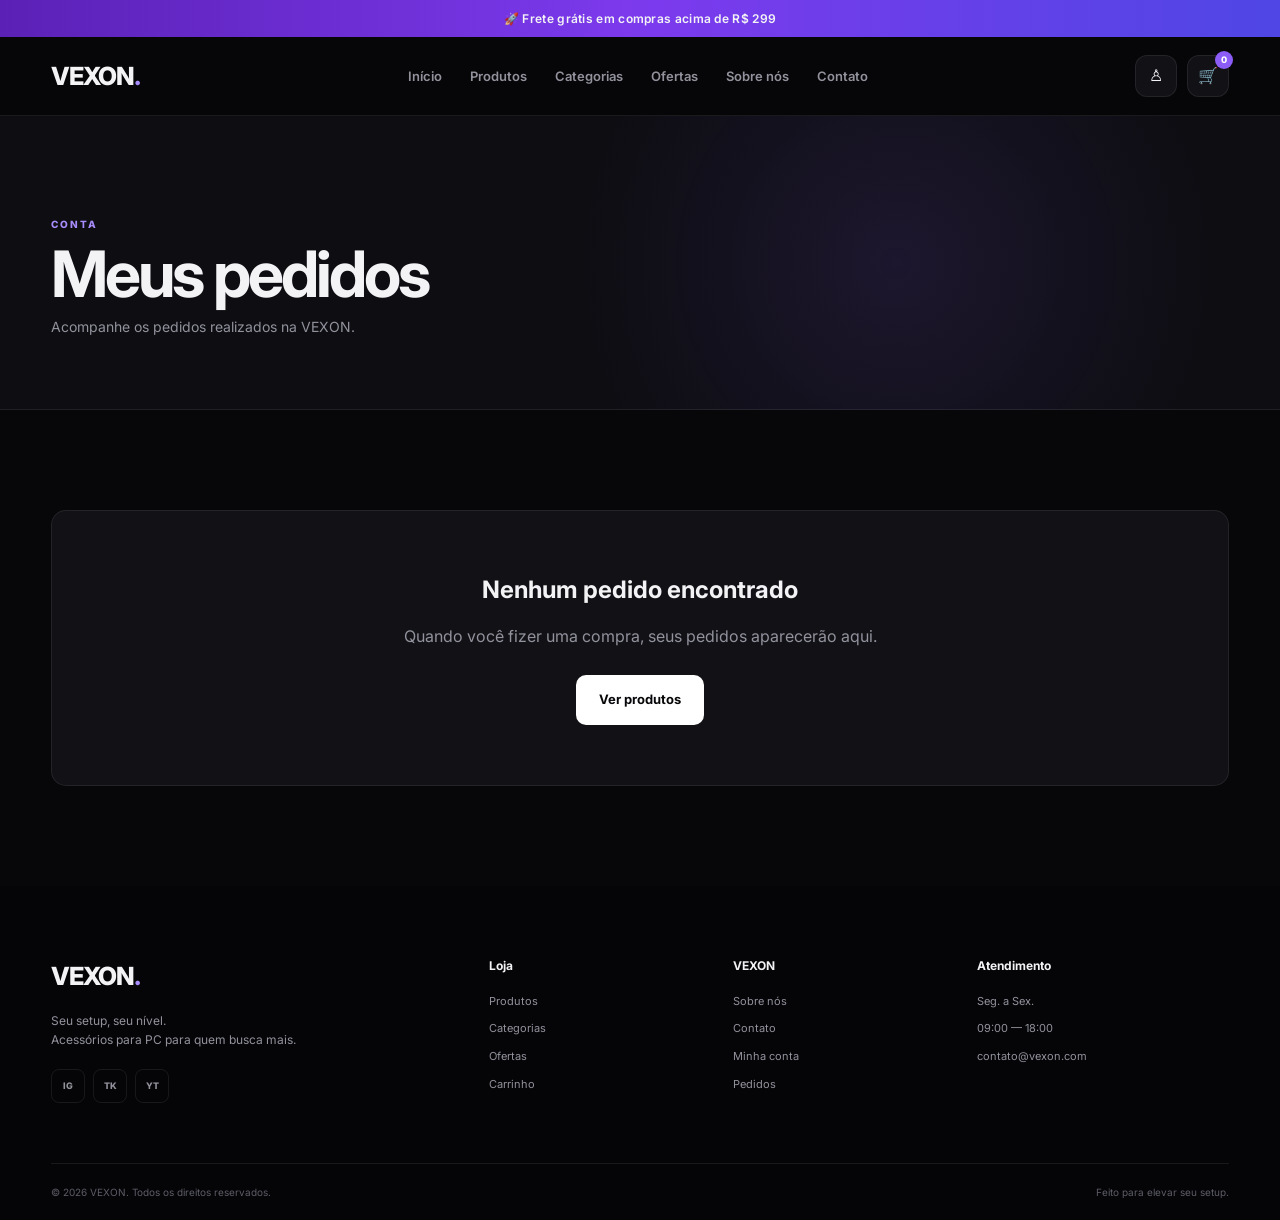
<file: pedidos.html>
<!-- pedidos.html -->
<!DOCTYPE html>
<html lang="pt-BR">
<head>
<meta charset="UTF-8">
<meta name="viewport" content="width=device-width, initial-scale=1.0">
<title>Meus Pedidos | VEXON</title>
    <link rel="stylesheet" href="style.css">
    <script src="js/utils.js" defer></script>
    <script src="js/produtos.js" defer></script>
    <script src="js/layout.js" defer></script>
    <script src="js/carrinho.js" defer></script>
    <script src="js/auth.js" defer></script>
    <script src="js/checkout.js" defer></script>
</head>

<body>



<main>

<section class="page-header">
<div class="container">

<span class="section-label">CONTA</span>

<h1>Meus pedidos</h1>

<p>Acompanhe os pedidos realizados na VEXON.</p>

</div>
</section>

<section class="section">

<div class="container">

<div id="orders-list" class="orders-list"></div>

</div>

</section>

</main>





</body>
</html>
</file>
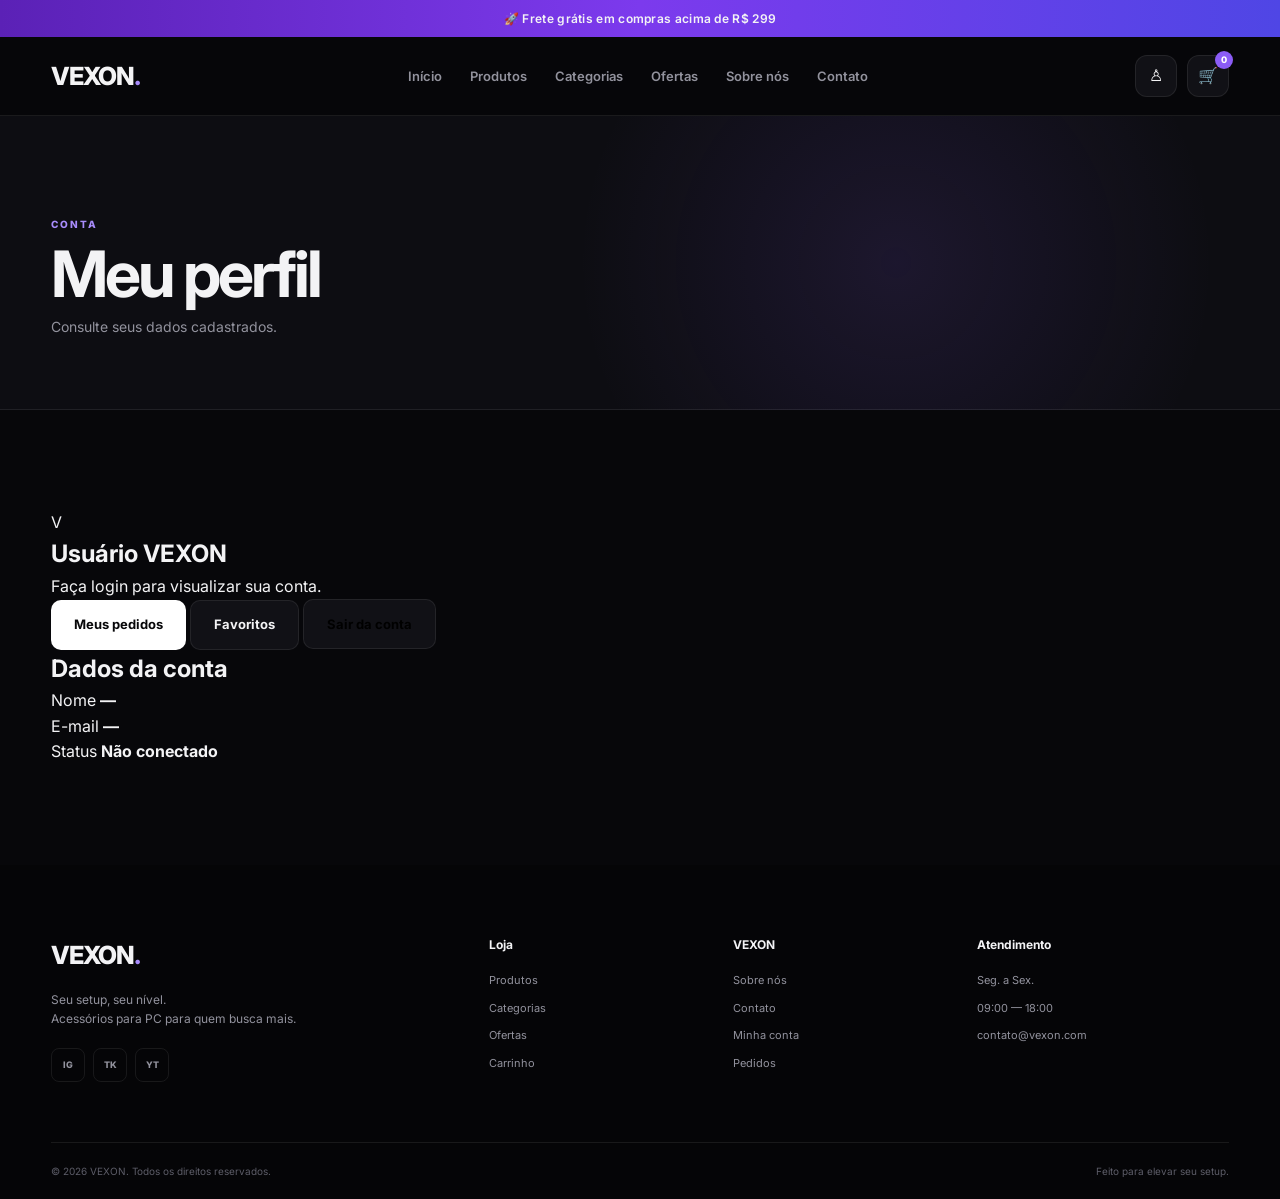
<file: perfil.html>
<!-- perfil.html -->
<!DOCTYPE html>
<html lang="pt-BR">
<head>
<meta charset="UTF-8">
<meta name="viewport" content="width=device-width, initial-scale=1.0">
<title>Meu Perfil | VEXON</title>
    <link rel="stylesheet" href="style.css">
    <script src="js/utils.js" defer></script>
    <script src="js/produtos.js" defer></script>
    <script src="js/layout.js" defer></script>
    <script src="js/carrinho.js" defer></script>
    <script src="js/auth.js" defer></script>
    <script src="js/checkout.js" defer></script>
</head>

<body>



<main>

<section class="page-header">
<div class="container">

<span class="section-label">CONTA</span>

<h1>Meu perfil</h1>

<p>Consulte seus dados cadastrados.</p>

</div>
</section>

<section class="section">

<div class="container profile-layout">

<div class="card profile-card">

<div class="profile-avatar">V</div>

<h2 id="profile-name">
Usuário VEXON
</h2>

<p id="profile-email">
Faça login para visualizar sua conta.
</p>

<div class="profile-actions">

<a href="pedidos.html" class="btn btn-primary">
Meus pedidos
</a>

<a href="favoritos.html" class="btn btn-secondary">
Favoritos
</a>

<button
type="button"
class="btn btn-secondary"
id="logout-button">
Sair da conta
</button>

</div>

</div>

<div class="card profile-card">

<h2>Dados da conta</h2>

<div class="profile-data">

<div>
<span>Nome</span>
<strong id="profile-name-data">—</strong>
</div>

<div>
<span>E-mail</span>
<strong id="profile-email-data">—</strong>
</div>

<div>
<span>Status</span>
<strong id="profile-status">Não conectado</strong>
</div>

</div>

</div>

</div>

</section>

</main>





</body>
</html>
</file>
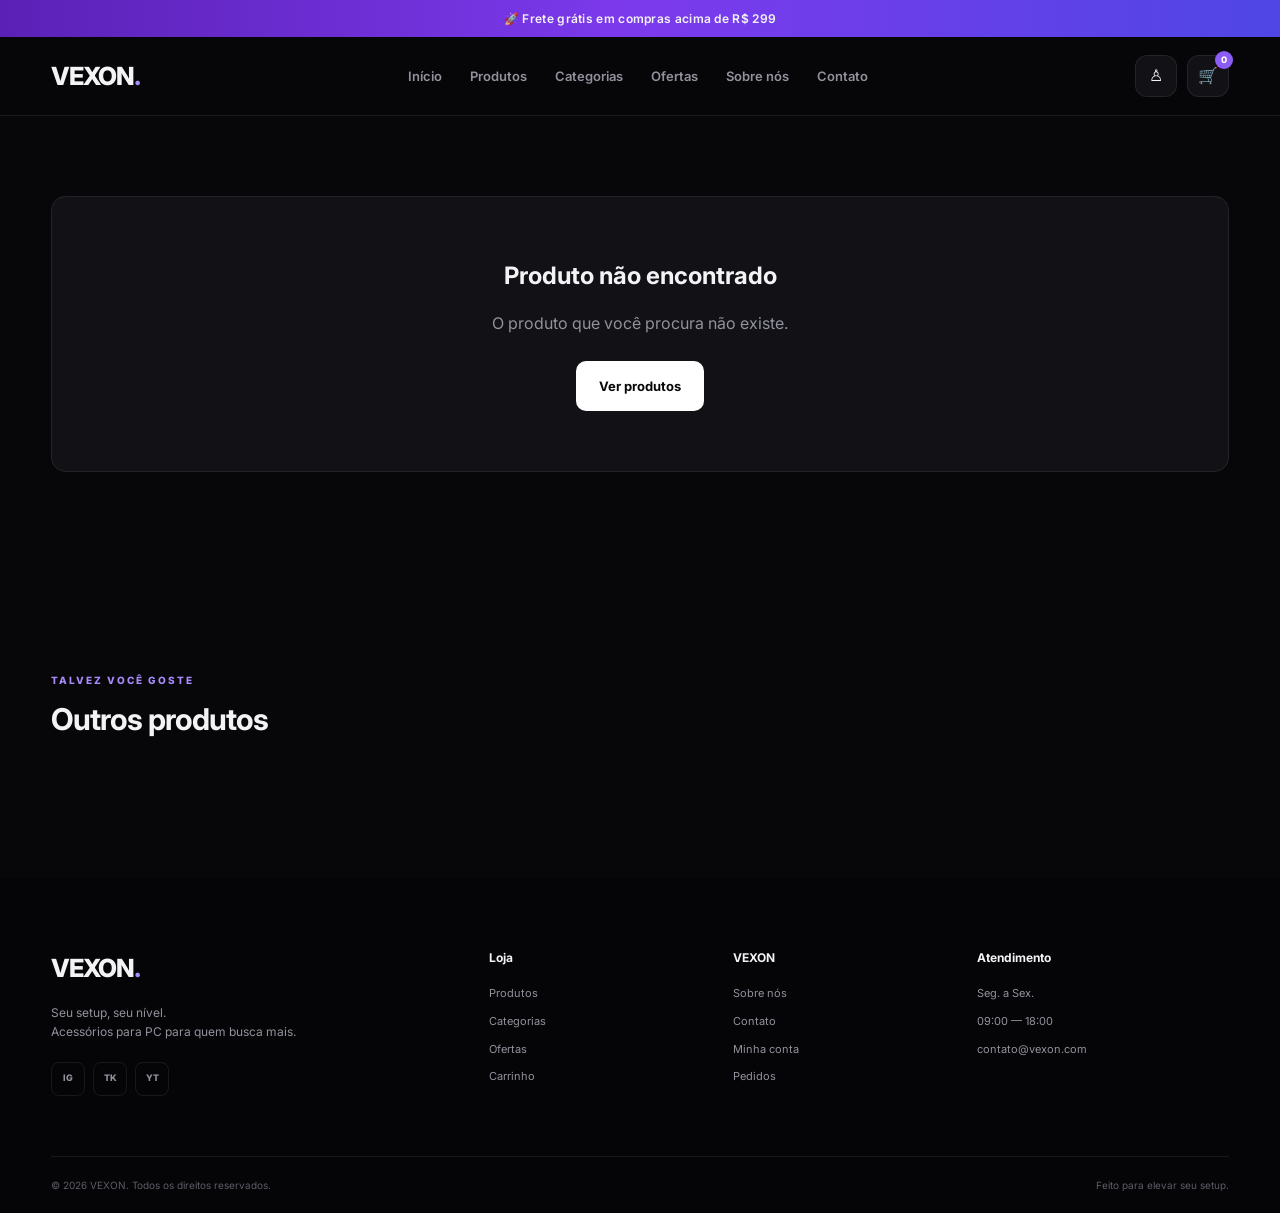
<file: produto.html>
<!DOCTYPE html>
<html lang="pt-BR">

<head>

    <meta charset="UTF-8">

    <meta
        name="viewport"
        content="width=device-width, initial-scale=1.0"
    >

    <title>Produto | VEXON</title>

<link rel="stylesheet" href="style.css">


    <script
        src="js/utils.js"
        defer
    ></script>

    <script
        src="js/produtos.js"
        defer
    ></script>

    <script
        src="js/layout.js"
        defer
    ></script>

    <script
        src="js/carrinho.js"
        defer
    ></script>

    <script
        src="js/auth.js"
        defer
    ></script>

    <script
        src="js/checkout.js"
        defer
    ></script>

    <script
        src="js/produto.js"
        defer
    ></script>

</head>

<body>


    <main>

        <section class="section product-detail">

            <div class="container">

                <div class="product-detail-grid">


                    <!-- IMAGEM -->

                    <div class="product-detail-image">

                        <span class="product-badge">
                            NOVO
                        </span>

                        <div
                            class="detail-product-placeholder"
                            id="product-emoji"
                        >
                            🛍️
                        </div>

                    </div>


                    <!-- INFORMAÇÕES -->

                    <div class="product-detail-info">


                        <span
                            class="product-category"
                            id="product-category"
                        >
                            PRODUTO
                        </span>


                        <h1 id="product-name">
                            Carregando produto...
                        </h1>


                        <p class="rating">

                            ★★★★★

                            <span>
                                128 avaliações
                            </span>

                        </p>


                        <p
                            class="detail-description"
                            id="product-description"
                        >
                            Carregando descrição...
                        </p>


                        <!-- PREÇO -->

                        <div
                            class="detail-price"
                            id="product-price"
                        >
                            R$ 0,00
                        </div>


                        <!-- ESTOQUE -->

                        <div class="stock">
                            ● Em estoque
                        </div>


                        <!-- QUANTIDADE -->

                        <div class="quantity">

                            <button
                                type="button"
                                id="quantity-minus"
                            >
                                −
                            </button>


                            <span id="quantity-value">
                                1
                            </span>


                            <button
                                type="button"
                                id="quantity-plus"
                            >
                                +
                            </button>

                        </div>


                        <!-- CARRINHO -->

                        <button
                            type="button"
                            class="btn btn-primary add-cart"
                        >
                            🛒 Adicionar ao carrinho
                        </button>


                        <!-- COMPRAR AGORA -->

                        <a
                            href="carrinho.html"
                            class="btn btn-secondary"
                        >
                            Comprar agora
                        </a>


                        <!-- ESPECIFICAÇÕES -->

                        <div class="product-specs">


                            <div>

                                <strong>
                                    Categoria
                                </strong>

                                <span id="spec-category">
                                    -
                                </span>

                            </div>


                            <div>

                                <strong>
                                    Produto
                                </strong>

                                <span id="spec-name">
                                    -
                                </span>

                            </div>


                            <div>

                                <strong>
                                    Código
                                </strong>

                                <span id="spec-id">
                                    -
                                </span>

                            </div>


                            <div>

                                <strong>
                                    Disponibilidade
                                </strong>

                                <span>
                                    Em estoque
                                </span>

                            </div>


                        </div>

                    </div>

                </div>

            </div>

        </section>


        <!-- RELACIONADOS -->

        <section class="section">

            <div class="container">


                <div class="section-heading">

                    <div>

                        <span class="section-label">
                            TALVEZ VOCÊ GOSTE
                        </span>

                        <h2>
                            Outros produtos
                        </h2>

                    </div>

                </div>


                <div
                    class="product-grid"
                    id="related-products"
                >
                </div>


            </div>

        </section>

    </main>

</body>

</html>
</file>
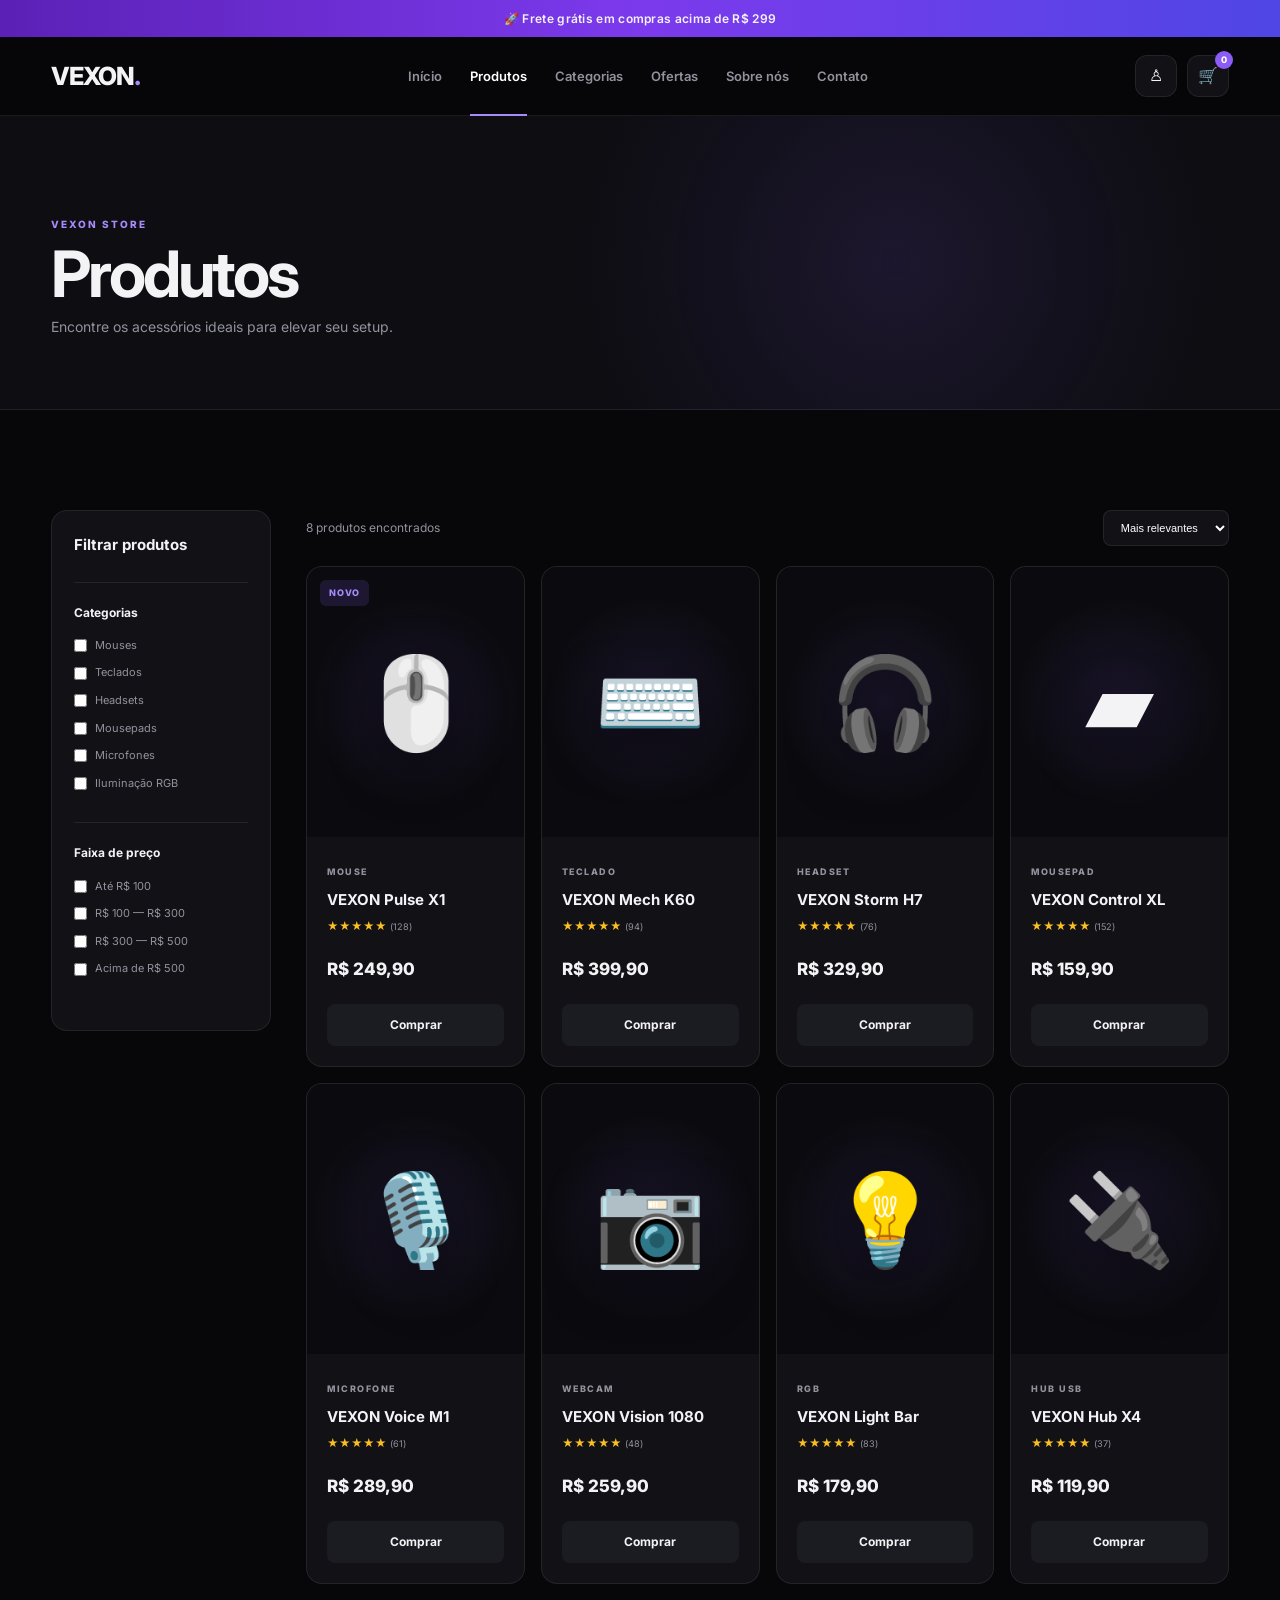
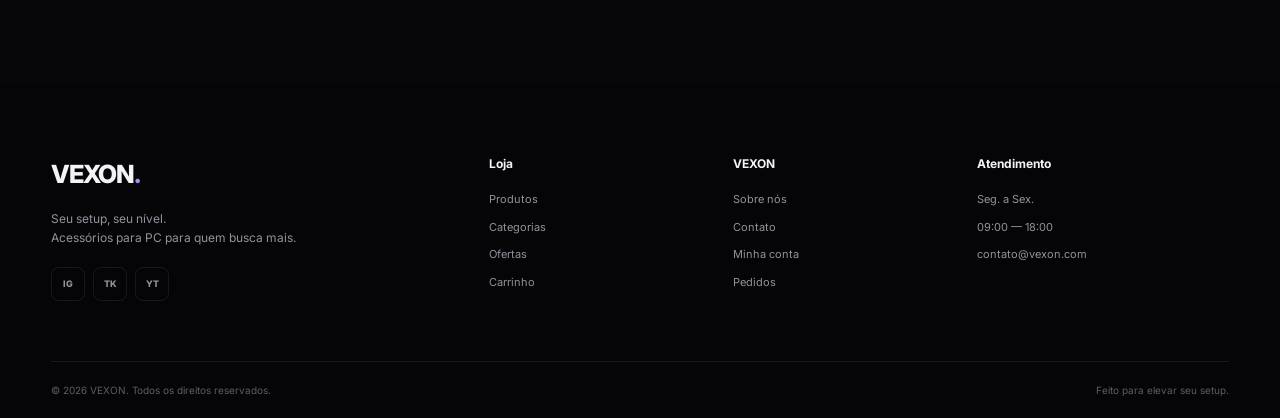
<file: produtos.html>
<!DOCTYPE html>
<html lang="pt-BR">

<head>

    <meta charset="UTF-8">

    <meta
        name="viewport"
        content="width=device-width, initial-scale=1.0"
    >

    <title>Produtos | VEXON</title>

    <link rel="stylesheet" href="style.css">

    <script src="js/utils.js" defer></script>

    <script
        src="js/produtos.js"
        defer
    ></script>

    <script
        src="js/layout.js"
        defer
    ></script>

    <script
        src="js/carrinho.js"
        defer
    ></script>

    <script
        src="js/auth.js"
        defer
    ></script>

    <script
        src="js/checkout.js"
        defer
    ></script>

</head>


<body>


<main>


    <!-- CABEÇALHO -->

    <section class="page-header">

        <div class="container">

            <span class="section-label">
                VEXON STORE
            </span>

            <h1>
                Produtos
            </h1>

            <p>
                Encontre os acessórios ideais
                para elevar seu setup.
            </p>

        </div>

    </section>


    <!-- PRODUTOS -->

    <section class="section">

        <div class="container">


            <div class="shop-layout">


                <!-- FILTROS -->

                <aside class="filters">

                    <h3>
                        Filtrar produtos
                    </h3>


                    <div class="filter-group">

                        <h4>
                            Categorias
                        </h4>


                        <label>
                            <input type="checkbox">
                            Mouses
                        </label>


                        <label>
                            <input type="checkbox">
                            Teclados
                        </label>


                        <label>
                            <input type="checkbox">
                            Headsets
                        </label>


                        <label>
                            <input type="checkbox">
                            Mousepads
                        </label>


                        <label>
                            <input type="checkbox">
                            Microfones
                        </label>


                        <label>
                            <input type="checkbox">
                            Iluminação RGB
                        </label>

                    </div>


                    <div class="filter-group">

                        <h4>
                            Faixa de preço
                        </h4>


                        <label>
                            <input type="checkbox">
                            Até R$ 100
                        </label>


                        <label>
                            <input type="checkbox">
                            R$ 100 — R$ 300
                        </label>


                        <label>
                            <input type="checkbox">
                            R$ 300 — R$ 500
                        </label>


                        <label>
                            <input type="checkbox">
                            Acima de R$ 500
                        </label>

                    </div>

                </aside>


                <!-- PRODUTOS -->

                <div class="shop-products">


                    <div class="shop-top">

                        <p>
                            8 produtos encontrados
                        </p>


                        <select>

                            <option>
                                Mais relevantes
                            </option>

                            <option>
                                Menor preço
                            </option>

                            <option>
                                Maior preço
                            </option>

                            <option>
                                Mais vendidos
                            </option>

                        </select>

                    </div>


                    <div class="product-grid">


                        <!-- PRODUTO 1 -->

                        <article class="product-card">

                            <a
                                href="produto.html?id=1"
                                class="product-image"
                            >

                                <span class="product-badge">
                                    NOVO
                                </span>

                                <div class="product-placeholder">
                                    🖱️
                                </div>

                            </a>


                            <div class="product-info">

                                <span class="product-category">
                                    MOUSE
                                </span>

                                <h3>
                                    VEXON Pulse X1
                                </h3>

                                <p class="rating">
                                    ★★★★★
                                    <small>(128)</small>
                                </p>


                                <div class="price">

                                    <span>
                                        R$ 249,90
                                    </span>

                                </div>


                                <a
                                    href="produto.html?id=1"
                                    class="product-button"
                                >
                                    Comprar
                                </a>

                            </div>

                        </article>


                        <!-- PRODUTO 2 -->

                        <article class="product-card">

                            <a
                                href="produto.html?id=2"
                                class="product-image"
                            >

                                <div class="product-placeholder">
                                    ⌨️
                                </div>

                            </a>


                            <div class="product-info">

                                <span class="product-category">
                                    TECLADO
                                </span>

                                <h3>
                                    VEXON Mech K60
                                </h3>

                                <p class="rating">
                                    ★★★★★
                                    <small>(94)</small>
                                </p>


                                <div class="price">

                                    <span>
                                        R$ 399,90
                                    </span>

                                </div>


                                <a
                                    href="produto.html?id=2"
                                    class="product-button"
                                >
                                    Comprar
                                </a>

                            </div>

                        </article>


                        <!-- PRODUTO 3 -->

                        <article class="product-card">

                            <a
                                href="produto.html?id=3"
                                class="product-image"
                            >

                                <div class="product-placeholder">
                                    🎧
                                </div>

                            </a>


                            <div class="product-info">

                                <span class="product-category">
                                    HEADSET
                                </span>

                                <h3>
                                    VEXON Storm H7
                                </h3>

                                <p class="rating">
                                    ★★★★★
                                    <small>(76)</small>
                                </p>


                                <div class="price">

                                    <span>
                                        R$ 329,90
                                    </span>

                                </div>


                                <a
                                    href="produto.html?id=3"
                                    class="product-button"
                                >
                                    Comprar
                                </a>

                            </div>

                        </article>


                        <!-- PRODUTO 4 -->

                        <article class="product-card">

                            <a
                                href="produto.html?id=4"
                                class="product-image"
                            >

                                <div class="product-placeholder">
                                    ▰
                                </div>

                            </a>


                            <div class="product-info">

                                <span class="product-category">
                                    MOUSEPAD
                                </span>

                                <h3>
                                    VEXON Control XL
                                </h3>

                                <p class="rating">
                                    ★★★★★
                                    <small>(152)</small>
                                </p>


                                <div class="price">

                                    <span>
                                        R$ 159,90
                                    </span>

                                </div>


                                <a
                                    href="produto.html?id=4"
                                    class="product-button"
                                >
                                    Comprar
                                </a>

                            </div>

                        </article>


                        <!-- PRODUTO 5 -->

                        <article class="product-card">

                            <a
                                href="produto.html?id=5"
                                class="product-image"
                            >

                                <div class="product-placeholder">
                                    🎙️
                                </div>

                            </a>


                            <div class="product-info">

                                <span class="product-category">
                                    MICROFONE
                                </span>

                                <h3>
                                    VEXON Voice M1
                                </h3>

                                <p class="rating">
                                    ★★★★★
                                    <small>(61)</small>
                                </p>


                                <div class="price">

                                    <span>
                                        R$ 289,90
                                    </span>

                                </div>


                                <a
                                    href="produto.html?id=5"
                                    class="product-button"
                                >
                                    Comprar
                                </a>

                            </div>

                        </article>


                        <!-- PRODUTO 6 -->

                        <article class="product-card">

                            <a
                                href="produto.html?id=6"
                                class="product-image"
                            >

                                <div class="product-placeholder">
                                    📷
                                </div>

                            </a>


                            <div class="product-info">

                                <span class="product-category">
                                    WEBCAM
                                </span>

                                <h3>
                                    VEXON Vision 1080
                                </h3>

                                <p class="rating">
                                    ★★★★★
                                    <small>(48)</small>
                                </p>


                                <div class="price">

                                    <span>
                                        R$ 259,90
                                    </span>

                                </div>


                                <a
                                    href="produto.html?id=6"
                                    class="product-button"
                                >
                                    Comprar
                                </a>

                            </div>

                        </article>


                        <!-- PRODUTO 7 -->

                        <article class="product-card">

                            <a
                                href="produto.html?id=7"
                                class="product-image"
                            >

                                <div class="product-placeholder">
                                    💡
                                </div>

                            </a>


                            <div class="product-info">

                                <span class="product-category">
                                    RGB
                                </span>

                                <h3>
                                    VEXON Light Bar
                                </h3>

                                <p class="rating">
                                    ★★★★★
                                    <small>(83)</small>
                                </p>


                                <div class="price">

                                    <span>
                                        R$ 179,90
                                    </span>

                                </div>


                                <a
                                    href="produto.html?id=7"
                                    class="product-button"
                                >
                                    Comprar
                                </a>

                            </div>

                        </article>


                        <!-- PRODUTO 8 -->

                        <article class="product-card">

                            <a
                                href="produto.html?id=8"
                                class="product-image"
                            >

                                <div class="product-placeholder">
                                    🔌
                                </div>

                            </a>


                            <div class="product-info">

                                <span class="product-category">
                                    HUB USB
                                </span>

                                <h3>
                                    VEXON Hub X4
                                </h3>

                                <p class="rating">
                                    ★★★★★
                                    <small>(37)</small>
                                </p>


                                <div class="price">

                                    <span>
                                        R$ 119,90
                                    </span>

                                </div>


                                <a
                                    href="produto.html?id=8"
                                    class="product-button"
                                >
                                    Comprar
                                </a>

                            </div>

                        </article>


                    </div>

                </div>

            </div>

        </div>

    </section>

</main>


</body>

</html>
</file>
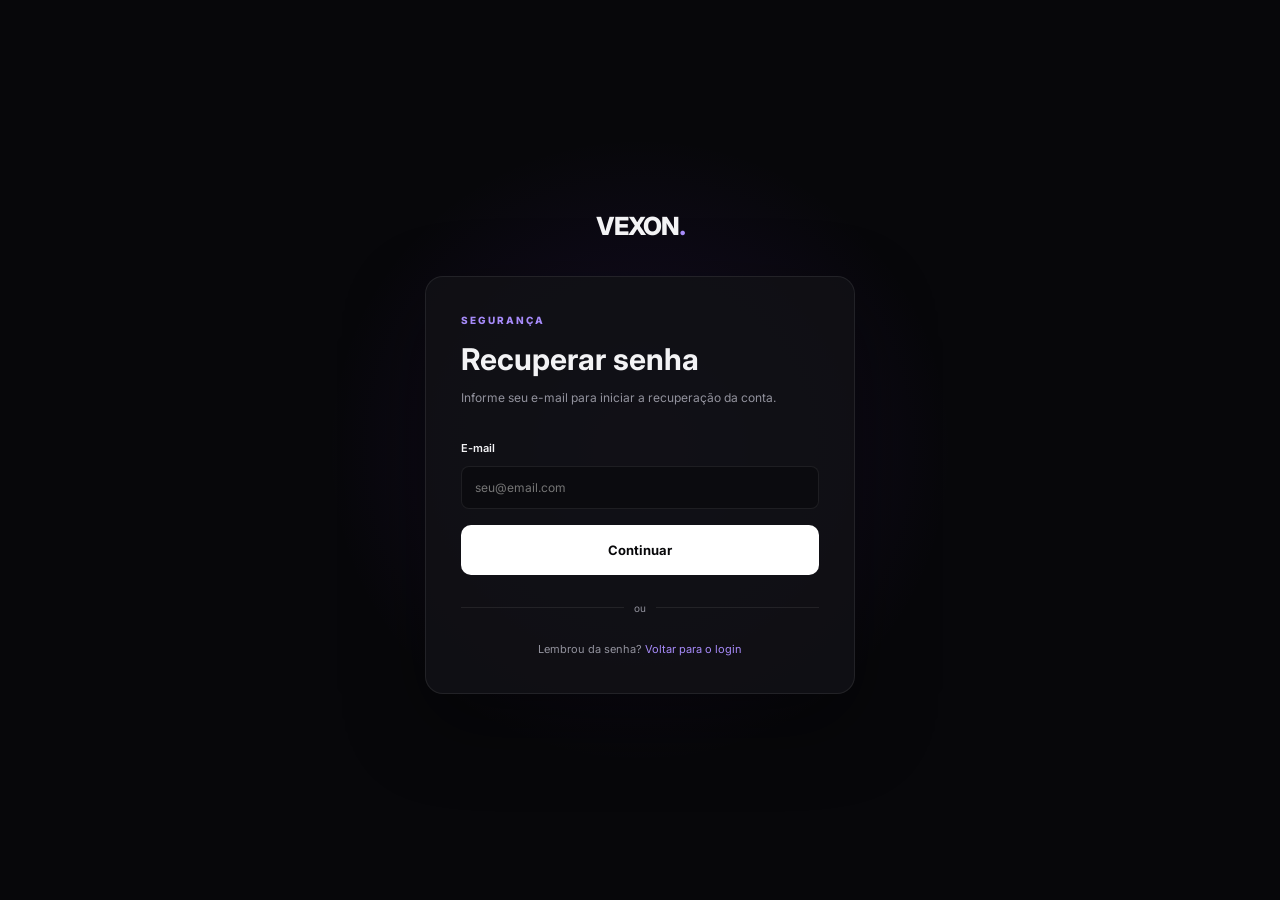
<file: recuperar-senha.html>
<!DOCTYPE html>
<html lang="pt-BR">
<head>
    <meta charset="UTF-8">
    <meta name="viewport" content="width=device-width, initial-scale=1.0">
    <title>Recuperar Senha | VEXON</title>
    <link rel="stylesheet" href="style.css">
    <script src="js/utils.js" defer></script>
    <script src="js/produtos.js" defer></script>
    <script src="js/layout.js" defer></script>
    <script src="js/carrinho.js" defer></script>
    <script src="js/auth.js" defer></script>
    <script src="js/checkout.js" defer></script>
</head>

<body class="auth-body">

<main class="auth-container">

    <a href="index.html" class="logo auth-logo">
        VEXON<span>.</span>
    </a>

    <div class="auth-card">

        <span class="section-label">SEGURANÇA</span>

        <h1>Recuperar senha</h1>

        <p>Informe seu e-mail para iniciar a recuperação da conta.</p>

        <form id="recover-form">

            <label for="recover-email">E-mail</label>
            <input
                id="recover-email"
                type="email"
                placeholder="seu@email.com"
                required
            >

            <button type="submit" class="btn btn-primary auth-button">
                Continuar
            </button>

        </form>

        <div class="auth-divider">
            <span>ou</span>
        </div>

        <p class="auth-register">
            Lembrou da senha?
            <a href="login.html">Voltar para o login</a>
        </p>

    </div>

</main>

</body>
</html>
</file>
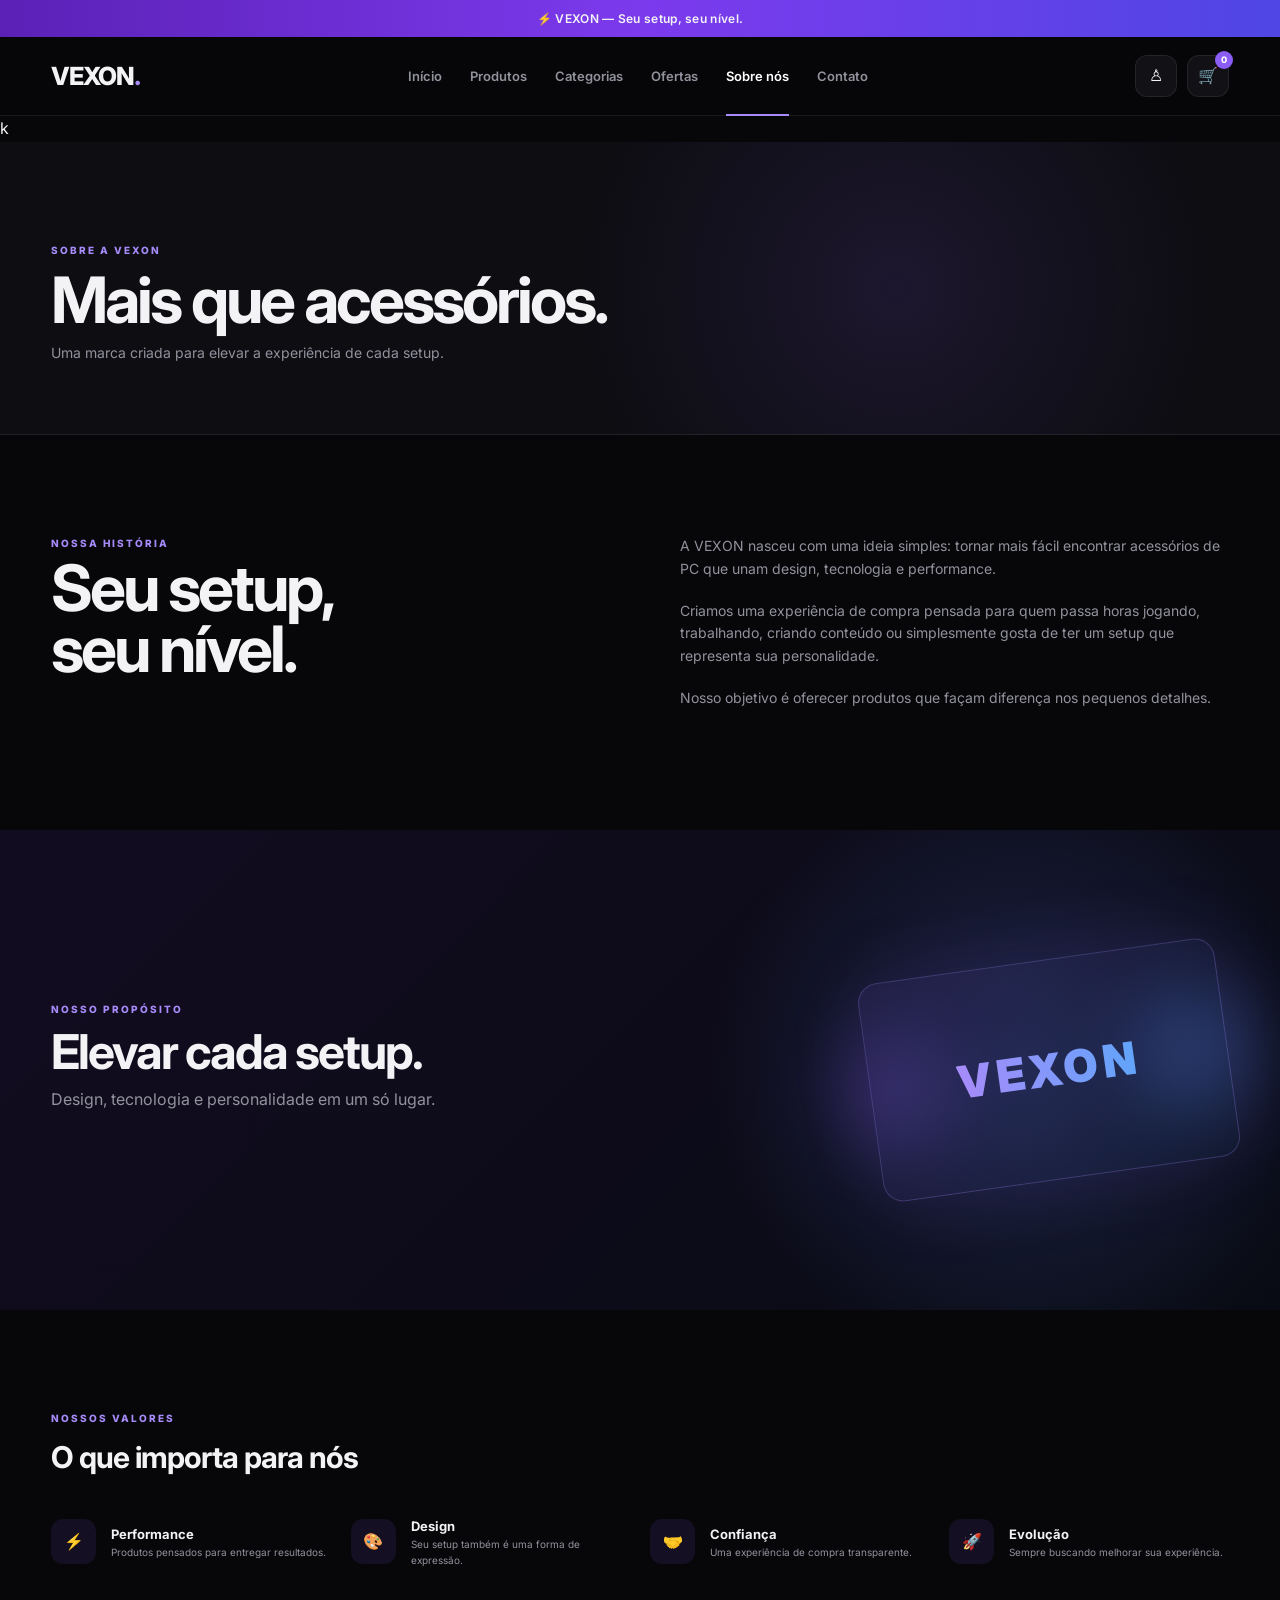
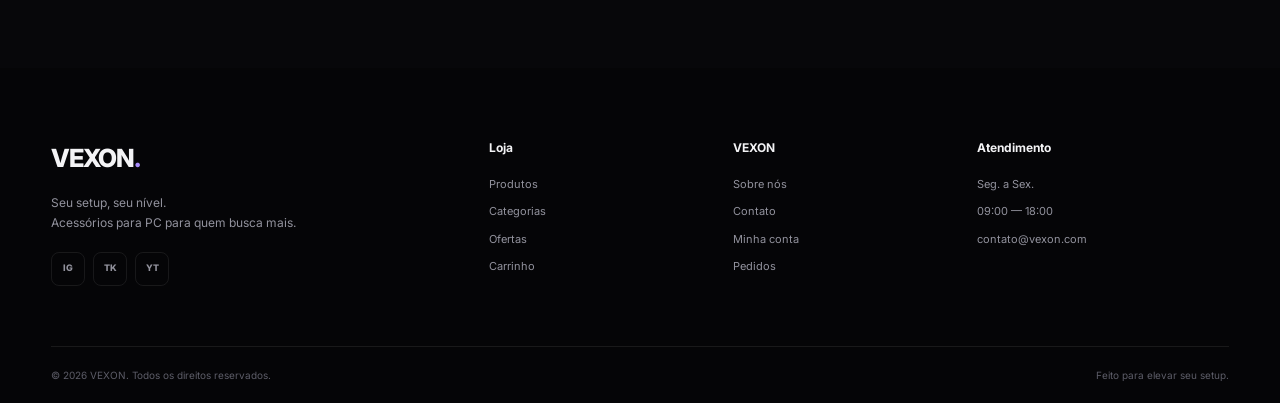
<file: sobre.html>
<!DOCTYPE html>
<html lang="pt-BR">
<head>
    <meta charset="UTF-8">
    <meta name="viewport" content="width=device-width, initial-scale=1.0">
    <title>Sobre nós | VEXON</title>
    <link rel="stylesheet" href="style.css">k
    <script src="js/utils.js" defer></script>
    <script src="js/produtos.js" defer></script>
    <script src="js/layout.js" defer></script>
    <script src="js/carrinho.js" defer></script>
    <script src="js/auth.js" defer></script>
    <script src="js/checkout.js" defer></script>

</head>

<body data-topbar="⚡ VEXON — Seu setup, seu nível.">





<main>

<section class="page-header">
    <div class="container">
        <span class="section-label">SOBRE A VEXON</span>
        <h1>Mais que acessórios.</h1>
        <p>Uma marca criada para elevar a experiência de cada setup.</p>
    </div>
</section>

<section class="section">
    <div class="container about-grid">

        <div>
            <span class="section-label">NOSSA HISTÓRIA</span>
            <h2>Seu setup,<br>seu nível.</h2>
        </div>

        <div class="about-text">
            <p>
                A VEXON nasceu com uma ideia simples:
                tornar mais fácil encontrar acessórios de PC
                que unam design, tecnologia e performance.
            </p>

            <p>
                Criamos uma experiência de compra pensada para
                quem passa horas jogando, trabalhando, criando
                conteúdo ou simplesmente gosta de ter um setup
                que representa sua personalidade.
            </p>

            <p>
                Nosso objetivo é oferecer produtos que façam
                diferença nos pequenos detalhes.
            </p>
        </div>

    </div>
</section>

<section class="promo">
    <div class="container promo-content">

        <div>
            <span class="section-label">NOSSO PROPÓSITO</span>
            <h2>Elevar cada setup.</h2>
            <p>
                Design, tecnologia e personalidade em um só lugar.
            </p>
        </div>

        <div class="promo-decoration">
            <span>VEXON</span>
        </div>

    </div>
</section>

<section class="section">
    <div class="container">

        <div class="section-heading">
            <div>
                <span class="section-label">NOSSOS VALORES</span>
                <h2>O que importa para nós</h2>
            </div>
        </div>

        <div class="benefits-grid">

            <div class="benefit">
                <div class="benefit-icon">⚡</div>
                <div>
                    <h3>Performance</h3>
                    <p>Produtos pensados para entregar resultados.</p>
                </div>
            </div>

            <div class="benefit">
                <div class="benefit-icon">🎨</div>
                <div>
                    <h3>Design</h3>
                    <p>Seu setup também é uma forma de expressão.</p>
                </div>
            </div>

            <div class="benefit">
                <div class="benefit-icon">🤝</div>
                <div>
                    <h3>Confiança</h3>
                    <p>Uma experiência de compra transparente.</p>
                </div>
            </div>

            <div class="benefit">
                <div class="benefit-icon">🚀</div>
                <div>
                    <h3>Evolução</h3>
                    <p>Sempre buscando melhorar sua experiência.</p>
                </div>
            </div>

        </div>

    </div>
</section>

</main>



</body>
</html>
</file>
<file: style.css>
@import url("https://fonts.googleapis.com/css2?family=Inter:wght@400;500;600;700;800&display=swap");

/* =========================================
   VEXON
   Seu setup, seu nível.
========================================= */

/* RESET */
* {
    margin: 0;
    padding: 0;
    box-sizing: border-box;
}

html {
    scroll-behavior: smooth;
    max-width: 100%;
    overflow-x: hidden;
}

body {
    background: #07070a;
    color: #f3f3f5;
    font-family: "Inter", sans-serif;
    line-height: 1.6;

    max-width: 100%;
    overflow-x: hidden;
}

:root {
    --bg: #07070a;
    --bg-secondary: #0d0d12;
    --card: #111116;
    --card-hover: #17171e;

    --white: #ffffff;
    --text: #f3f3f5;
    --muted: #92929d;

    --purple: #8b5cf6;
    --purple-light: #a78bfa;
    --blue: #5b8cff;

    --border: rgba(255, 255, 255, 0.08);

    --container: 1200px;
    --radius: 16px;
}

a {
    color: inherit;
    text-decoration: none;
}

button,
input {
    font-family: inherit;
}

button {
    cursor: pointer;
}

.container {
    width: min(92%, var(--container));
    margin: 0 auto;
}

.section {
    padding: 100px 0;
}


/* =========================================
   TOP BAR
========================================= */

.top-bar {
    background: linear-gradient(
        90deg,
        #5b21b6,
        #7c3aed,
        #4f46e5
    );

    text-align: center;
    padding: 9px 15px;

    font-size: 12px;
    font-weight: 600;
    letter-spacing: 0.3px;
}


/* =========================================
   HEADER
========================================= */

.header {
    position: sticky;
    top: 0;
    z-index: 100;

    background: rgba(7, 7, 10, 0.88);
    backdrop-filter: blur(18px);

    border-bottom: 1px solid var(--border);
}

.header-content {
    min-height: 78px;

    display: flex;
    align-items: center;
    justify-content: space-between;

    gap: 30px;
}

.logo {
    font-size: 25px;
    font-weight: 800;
    letter-spacing: -1px;
}

.logo span {
    color: var(--purple-light);
}

.nav {
    display: flex;
    align-items: center;
    gap: 28px;
}

.nav a {
    position: relative;

    color: var(--muted);

    font-size: 13px;
    font-weight: 600;

    transition: 0.25s;
}

.nav a:hover,
.nav a.active {
    color: var(--white);
}

.nav a.active::after {
    content: "";

    position: absolute;
    left: 0;
    right: 0;
    bottom: -29px;

    height: 2px;

    background: var(--purple-light);
}

.header-actions {
    display: flex;
    align-items: center;
    gap: 10px;
}

.icon-button,
.cart-button {
    width: 42px;
    height: 42px;

    display: grid;
    place-items: center;

    border: 1px solid var(--border);
    border-radius: 12px;

    background: var(--card);

    transition: 0.25s;
}

.icon-button:hover,
.cart-button:hover {
    border-color: rgba(139, 92, 246, 0.5);
    background: var(--card-hover);
}

.cart-button {
    position: relative;
}

.cart-button span {
    position: absolute;

    top: -5px;
    right: -5px;

    width: 18px;
    height: 18px;

    display: grid;
    place-items: center;

    border-radius: 50%;

    background: var(--purple);
    color: white;

    font-size: 9px;
    font-weight: 800;
}


/* =========================================
   HERO
========================================= */

.hero {
    min-height: 650px;

    display: flex;
    align-items: center;

    position: relative;
    overflow: hidden;

    background:
        radial-gradient(
            circle at 75% 50%,
            rgba(124, 58, 237, 0.16),
            transparent 35%
        ),
        var(--bg);
}

.hero::before {
    content: "";

    position: absolute;

    width: 600px;
    height: 600px;

    right: -250px;
    top: -200px;

    border-radius: 50%;

    border: 1px solid rgba(139, 92, 246, 0.08);
}

.hero-content {
    display: grid;
    grid-template-columns: 1fr 1fr;

    align-items: center;

    gap: 70px;
}

.hero-text {
    position: relative;
    z-index: 2;
}

.hero-tag {
    display: inline-block;

    margin-bottom: 20px;

    color: var(--purple-light);

    font-size: 11px;
    font-weight: 800;

    letter-spacing: 1.5px;
}

.hero h1 {
    font-size: clamp(48px, 6vw, 82px);
    line-height: 0.95;

    letter-spacing: -4px;
    font-weight: 800;
}

.hero h1 span {
    color: transparent;

    background: linear-gradient(
        90deg,
        var(--purple-light),
        var(--blue)
    );

    background-clip: text;
    -webkit-background-clip: text;
}

.hero-text > p {
    max-width: 500px;

    margin: 28px 0;

    color: var(--muted);

    font-size: 16px;
}

.hero-buttons {
    display: flex;
    gap: 12px;
    flex-wrap: wrap;
}

.btn {
    display: inline-flex;

    align-items: center;
    justify-content: center;

    min-height: 50px;

    padding: 0 23px;

    border-radius: 10px;

    font-size: 13px;
    font-weight: 700;

    transition: 0.25s;
}

.btn-primary {
    background: var(--white);
    color: #08080a;
}

.btn-primary:hover {
    transform: translateY(-2px);

    background: var(--purple-light);
    color: white;

    box-shadow: 0 10px 30px rgba(139, 92, 246, 0.25);
}

.btn-secondary {
    border: 1px solid var(--border);
    background: var(--card);
}

.btn-secondary:hover {
    border-color: rgba(139, 92, 246, 0.5);
}


/* =========================================
   HERO VISUAL
========================================= */

.hero-visual {
    min-height: 430px;

    display: grid;
    place-items: center;

    position: relative;

    min-width: 0;
    width: 100%;
}

.glow {
    position: absolute;

    width: 300px;
    height: 300px;

    border-radius: 50%;

    background: #7c3aed;

    filter: blur(130px);
    opacity: 0.22;
}


/* =========================================
   SETUP CARD
========================================= */

.setup-card {
    width: 430px;
    height: 300px;

    position: relative;

    flex-shrink: 0;

    transform:
        perspective(800px)
        rotateX(8deg)
        rotateY(-8deg);

    transform-origin: center center;

    border-radius: 20px;

    background: linear-gradient(
        145deg,
        #19191f,
        #08080a
    );

    border: 1px solid rgba(255, 255, 255, 0.1);

    box-shadow:
        0 40px 80px rgba(0, 0, 0, 0.5),
        0 0 80px rgba(124, 58, 237, 0.12);
}

.setup-lights {
    position: absolute;

    left: 0;
    right: 0;
    bottom: 0;

    height: 3px;

    background: linear-gradient(
        90deg,
        #5b21b6,
        #a78bfa,
        #3b82f6,
        #8b5cf6
    );

    box-shadow: 0 0 20px #8b5cf6;
}

.setup-monitor {
    position: absolute;

    width: 230px;
    height: 140px;

    left: 100px;
    top: 45px;

    padding: 8px;

    border-radius: 8px;

    background: #050507;

    border: 5px solid #24242a;
}

.monitor-screen {
    width: 100%;
    height: 100%;

    display: grid;
    place-items: center;

    border-radius: 3px;

    background:
        radial-gradient(
            circle,
            rgba(139, 92, 246, 0.25),
            transparent 60%
        ),
        #0a0910;

    color: var(--purple-light);

    font-size: 20px;
    font-weight: 800;

    letter-spacing: 3px;
}

.setup-keyboard {
    position: absolute;

    width: 190px;
    height: 45px;

    left: 50%;
    bottom: 40px;

    border-radius: 7px;

    background:
        repeating-linear-gradient(
            90deg,
            #22222a 0 10px,
            #121218 10px 13px
        );

    border: 1px solid #30303a;

    transform: translateX(-50%) skewX(-12deg);
}

.setup-mouse {
    position: absolute;

    width: 35px;
    height: 55px;

    right: 70px;
    bottom: 35px;

    border-radius: 18px;

    background: #19191f;

    border: 1px solid #34343e;
}


/* =========================================
   SECTION HEADING
========================================= */

.section-heading {
    display: flex;
    align-items: end;
    justify-content: space-between;

    margin-bottom: 35px;
}

.section-label {
    display: block;

    margin-bottom: 7px;

    color: var(--purple-light);

    font-size: 10px;
    font-weight: 800;

    letter-spacing: 2px;
}

.section-heading h2 {
    font-size: 30px;
    letter-spacing: -1px;
}

.see-all {
    color: var(--muted);

    font-size: 12px;
    font-weight: 700;

    transition: 0.2s;
}

.see-all:hover {
    color: white;
}


/* =========================================
   CATEGORIES
========================================= */

.category-grid {
    display: grid;

    grid-template-columns: repeat(6, 1fr);

    gap: 12px;
}

.category-card {
    min-height: 170px;

    display: flex;
    flex-direction: column;

    justify-content: center;

    padding: 20px;

    border: 1px solid var(--border);
    border-radius: var(--radius);

    background: var(--card);

    transition: 0.3s;
}

.category-card:hover {
    transform: translateY(-5px);

    border-color: rgba(139, 92, 246, 0.4);

    background: var(--card-hover);
}

.category-icon {
    width: 48px;
    height: 48px;

    display: grid;
    place-items: center;

    margin-bottom: 15px;

    border-radius: 12px;

    background: rgba(139, 92, 246, 0.1);

    font-size: 22px;
}

.category-card h3 {
    font-size: 14px;
    margin-bottom: 3px;
}

.category-card p {
    color: var(--muted);
    font-size: 11px;
}


/* =========================================
   PRODUCTS
========================================= */

.products {
    background: var(--bg-secondary);
}

.product-grid {
    display: grid;

    grid-template-columns: repeat(4, 1fr);

    gap: 16px;
}

.product-card {
    overflow: hidden;

    border: 1px solid var(--border);
    border-radius: var(--radius);

    background: var(--card);

    transition: 0.3s;
}

.product-card:hover {
    transform: translateY(-5px);

    border-color: rgba(139, 92, 246, 0.3);
}

.product-image {
    height: 270px;

    position: relative;

    display: grid;
    place-items: center;

    overflow: hidden;

    background:
        radial-gradient(
            circle at center,
            rgba(139, 92, 246, 0.12),
            transparent 60%
        ),
        #0b0b0f;
}

.product-placeholder {
    font-size: 90px;

    filter: drop-shadow(
        0 15px 25px rgba(0, 0, 0, 0.5)
    );

    transition: 0.3s;
}

.product-card:hover .product-placeholder {
    transform: scale(1.08);
}

.product-badge {
    position: absolute;

    top: 13px;
    left: 13px;

    padding: 6px 9px;

    border-radius: 6px;

    background: rgba(139, 92, 246, 0.15);

    color: var(--purple-light);

    font-size: 9px;
    font-weight: 800;

    letter-spacing: 0.7px;
}

.product-badge.sale {
    background: #dc2626;
    color: white;
}

.favorite {
    position: absolute;

    top: 12px;
    right: 12px;

    width: 34px;
    height: 34px;

    border: 1px solid var(--border);
    border-radius: 50%;

    background: rgba(10, 10, 14, 0.8);

    color: white;

    font-size: 18px;

    transition: 0.2s;
}

.favorite:hover {
    color: #f43f5e;
    border-color: rgba(244, 63, 94, 0.4);
}

.product-info {
    padding: 20px;
}

.product-category {
    color: var(--muted);

    font-size: 9px;
    font-weight: 800;

    letter-spacing: 1.5px;
}

.product-info h3 {
    margin: 6px 0;

    font-size: 15px;
}

.rating {
    color: #fbbf24;

    font-size: 11px;
}

.rating small {
    color: var(--muted);
}

.price {
    min-height: 48px;

    display: flex;
    flex-direction: column;

    justify-content: center;

    margin: 10px 0;
}

.price del {
    color: var(--muted);
    font-size: 11px;
}

.price span {
    font-size: 17px;
    font-weight: 800;
}

.product-button {
    width: 100%;
    min-height: 42px;

    display: grid;
    place-items: center;

    border-radius: 8px;

    background: #1b1b22;

    font-size: 12px;
    font-weight: 700;

    transition: 0.2s;
}

.product-button:hover {
    background: var(--purple);
}


/* =========================================
   PROMO
========================================= */

.promo {
    padding: 90px 0;

    overflow: hidden;

    background:
        radial-gradient(
            circle at 80% 50%,
            rgba(91, 140, 255, 0.2),
            transparent 30%
        ),
        linear-gradient(
            135deg,
            #120c20,
            #090b14
        );
}

.promo-content {
    min-height: 300px;

    display: flex;
    align-items: center;
    justify-content: space-between;

    gap: 40px;

    position: relative;
}

.promo h2 {
    margin: 10px 0;

    font-size: clamp(32px, 4vw, 48px);

    line-height: 1.05;
    letter-spacing: -2px;
}

.promo p {
    margin-bottom: 25px;

    color: var(--muted);
}

.promo-decoration {
    width: 360px;
    height: 220px;

    display: grid;
    place-items: center;

    position: relative;

    transform: rotate(-8deg);

    border: 1px solid rgba(167, 139, 250, 0.25);
    border-radius: 20px;

    background:
        linear-gradient(
            135deg,
            rgba(139, 92, 246, 0.12),
            rgba(59, 130, 246, 0.05)
        );

    box-shadow:
        0 0 80px rgba(139, 92, 246, 0.12);
}

.promo-decoration::before,
.promo-decoration::after {
    content: "";

    position: absolute;

    border-radius: 50%;

    background: var(--purple);

    filter: blur(40px);

    opacity: 0.3;
}

.promo-decoration::before {
    width: 100px;
    height: 100px;

    left: -30px;
}

.promo-decoration::after {
    width: 120px;
    height: 120px;

    right: -30px;

    background: var(--blue);
}

.promo-decoration span {
    position: relative;
    z-index: 2;

    font-size: 45px;
    font-weight: 900;

    letter-spacing: 5px;

    color: transparent;

    background: linear-gradient(
        90deg,
        #a78bfa,
        #60a5fa
    );

    background-clip: text;
    -webkit-background-clip: text;
}


/* =========================================
   BENEFITS
========================================= */

.benefits {
    padding: 60px 0;

    border-bottom: 1px solid var(--border);
}

.benefits-grid {
    display: grid;

    grid-template-columns: repeat(4, 1fr);

    gap: 20px;
}

.benefit {
    display: flex;
    align-items: center;

    gap: 15px;
}

.benefit-icon {
    min-width: 45px;
    height: 45px;

    display: grid;
    place-items: center;

    border-radius: 12px;

    background: rgba(139, 92, 246, 0.1);
}

.benefit h3 {
    font-size: 13px;
}

.benefit p {
    color: var(--muted);
    font-size: 10px;
}


/* =========================================
   NEWSLETTER
========================================= */

.newsletter {
    padding: 80px 0;

    background: #0b0b10;
}

.newsletter-content {
    display: flex;

    align-items: center;
    justify-content: space-between;

    gap: 50px;
}

.newsletter h2 {
    font-size: 32px;

    margin-bottom: 5px;
}

.newsletter p {
    max-width: 500px;

    color: var(--muted);

    font-size: 13px;
}

.newsletter-form {
    width: min(100%, 450px);

    display: flex;

    padding: 5px;

    border: 1px solid var(--border);
    border-radius: 10px;

    background: #111117;
}

.newsletter-form input {
    width: 100%;

    min-width: 0;

    border: 0;
    outline: 0;

    padding: 0 14px;

    background: transparent;

    color: white;

    font-size: 12px;
}

.newsletter-form input::placeholder {
    color: #666672;
}

.newsletter-form button {
    min-height: 42px;

    padding: 0 17px;

    border: 0;
    border-radius: 7px;

    background: var(--white);
    color: #08080a;

    font-size: 11px;
    font-weight: 800;

    white-space: nowrap;

    transition: 0.2s;
}

.newsletter-form button:hover {
    background: var(--purple-light);
    color: white;
}


/* =========================================
   FOOTER
========================================= */

.footer {
    padding-top: 70px;

    background: #050507;
}

.footer-grid {
    display: grid;

    grid-template-columns: 2fr 1fr 1fr 1.3fr;

    gap: 50px;

    padding-bottom: 60px;
}

.footer-brand p {
    margin: 15px 0 20px;

    color: var(--muted);

    font-size: 12px;
}

.socials {
    display: flex;
    gap: 8px;
}

.socials a {
    width: 34px;
    height: 34px;

    display: grid;
    place-items: center;

    border: 1px solid var(--border);
    border-radius: 8px;

    color: var(--muted);

    font-size: 9px;
    font-weight: 800;

    transition: 0.2s;
}

.socials a:hover {
    color: white;
    border-color: var(--purple);
}

.footer-column {
    display: flex;
    flex-direction: column;

    gap: 10px;
}

.footer-column h3 {
    margin-bottom: 8px;

    font-size: 12px;
}

.footer-column a,
.footer-column p {
    color: var(--muted);

    font-size: 11px;

    transition: 0.2s;
}

.footer-column a:hover {
    color: white;
}

.footer-bottom {
    display: flex;
    justify-content: space-between;

    padding: 20px 0;

    border-top: 1px solid var(--border);

    color: #5d5d68;

    font-size: 10px;
}


/* =========================================
   RESPONSIVIDADE
========================================= */

@media (max-width: 1050px) {

    .nav {
        gap: 15px;
    }

    .nav a {
        font-size: 11px;
    }

    .category-grid {
        grid-template-columns: repeat(3, 1fr);
    }

    .product-grid {
        grid-template-columns: repeat(2, 1fr);
    }

    .benefits-grid {
        grid-template-columns: repeat(2, 1fr);
    }

}


/* =========================================
   TABLET / CELULAR
========================================= */

@media (max-width: 800px) {

    .header-content {
        min-height: 68px;
    }

    .nav {
        display: none;
    }

    .hero {
        padding: 70px 0;
    }

    .hero-content {
        grid-template-columns: minmax(0, 1fr);

        align-items: center;

        gap: 30px;

        text-align: center;
    }

    .hero-text,
    .hero-visual {
        min-width: 0;
        width: 100%;
    }

    .hero-text > p {
        margin-left: auto;
        margin-right: auto;
    }

    .hero-buttons {
        justify-content: center;
    }

    .hero-visual {
        min-height: 350px;

        display: grid;
        place-items: center;

        overflow: visible;
    }

    /*
       IMPORTANTE:
       O card continua com 430px de largura.
       Apenas sua escala visual é reduzida.
    */

    .setup-card {
        width: 430px;
        height: 300px;

        transform:
            perspective(800px)
            rotateX(8deg)
            rotateY(-8deg)
            scale(0.78);

        transform-origin: center center;

        margin: 0;

        flex-shrink: 0;
    }

    .promo-content {
        flex-direction: column;
        text-align: center;
    }

    .newsletter-content {
        flex-direction: column;
        align-items: stretch;
    }

    .newsletter-content > div {
        text-align: center;
    }

    .newsletter p {
        margin: auto;
    }

    .newsletter-form {
        margin: auto;
    }

    .footer-grid {
        grid-template-columns: repeat(2, 1fr);
    }

}


/* =========================================
   CELULAR
========================================= */

@media (max-width: 550px) {

    .container {
        width: calc(100% - 32px);
        max-width: var(--container);
    }

    .section {
        padding: 70px 0;
    }

    .hero {
        padding: 60px 0;
    }

    .hero h1 {
        font-size: 50px;
        letter-spacing: -3px;
    }

    .hero-visual {
        width: 100%;
        min-height: 290px;

        padding: 0 16px;

        display: grid;
        place-items: center;
    }

    /*
       Tamanho ideal para celulares.
       O card original continua intacto,
       mas aparece com aproximadamente 68%.
    */

    .setup-card {
        width: 430px;
        height: 300px;

        transform:
            perspective(800px)
            rotateX(8deg)
            rotateY(-8deg)
            scale(0.68);

        transform-origin: center center;

        margin: 0;

        flex-shrink: 0;
    }

    .category-grid {
        grid-template-columns: repeat(2, 1fr);
    }

    .category-card {
        min-height: 140px;
    }

    .product-grid {
        grid-template-columns: 1fr;
    }

    .product-image {
        height: 300px;
    }

    .benefits-grid {
        grid-template-columns: 1fr;
    }

    .promo-decoration {
        width: 280px;
        height: 180px;
    }

    .promo-decoration span {
        font-size: 32px;
    }

    .footer-grid {
        grid-template-columns: 1fr;
    }

    .footer-bottom {
        flex-direction: column;
        gap: 5px;
    }

    .newsletter-form {
        flex-direction: column;
        gap: 5px;
        padding: 5px;
    }

    .newsletter-form input {
        min-height: 42px;
    }

}


/* =========================================
   PÁGINAS INTERNAS
========================================= */

.page-header {
    padding: 100px 0 70px;

    background:
        radial-gradient(
            circle at 70% 50%,
            rgba(139, 92, 246, 0.12),
            transparent 35%
        ),
        var(--bg-secondary);

    border-bottom: 1px solid var(--border);
}

.page-header h1 {
    margin: 10px 0;

    font-size: clamp(40px, 5vw, 64px);
    line-height: 1;
    letter-spacing: -3px;
}

.page-header p {
    color: var(--muted);
    font-size: 14px;
}


/* =========================================
   FILTROS / PRODUTOS
========================================= */

.shop-layout {
    display: grid;

    grid-template-columns: 220px 1fr;

    gap: 35px;
}

.filters {
    height: fit-content;

    padding: 22px;

    border: 1px solid var(--border);
    border-radius: var(--radius);

    background: var(--card);
}

.filters h3 {
    margin-bottom: 25px;
    font-size: 15px;
}

.filter-group {
    padding: 20px 0;

    border-top: 1px solid var(--border);
}

.filter-group h4 {
    margin-bottom: 15px;
    font-size: 12px;
}

.filter-group label {
    display: flex;
    align-items: center;

    gap: 8px;

    margin: 10px 0;

    color: var(--muted);

    font-size: 11px;

    cursor: pointer;
}

.filter-group input {
    accent-color: var(--purple);
}

.shop-top {
    display: flex;
    align-items: center;
    justify-content: space-between;

    margin-bottom: 20px;
}

.shop-top p {
    color: var(--muted);
    font-size: 12px;
}

.shop-top select {
    padding: 10px 13px;

    border: 1px solid var(--border);
    border-radius: 8px;

    outline: none;

    background: var(--card);
    color: white;

    font-size: 11px;
}


/* =========================================
   CATEGORIAS
========================================= */

.category-grid-large {
    grid-template-columns: repeat(3, 1fr);
}

.category-grid-large .category-card {
    min-height: 210px;
}

.category-grid-large .category-icon {
    width: 60px;
    height: 60px;

    font-size: 28px;
}


/* =========================================
   PRODUTO INDIVIDUAL
========================================= */

.product-detail {
    padding-top: 80px;
}

.product-detail-grid {
    display: grid;

    grid-template-columns: 1fr 1fr;

    gap: 70px;

    align-items: center;
}

.product-detail-image {
    min-height: 550px;

    display: grid;
    place-items: center;

    position: relative;

    border: 1px solid var(--border);
    border-radius: 20px;

    background:
        radial-gradient(
            circle,
            rgba(139, 92, 246, 0.15),
            transparent 60%
        ),
        var(--card);
}

.detail-product-placeholder {
    font-size: 170px;

    filter:
        drop-shadow(0 30px 35px rgba(0, 0, 0, 0.6))
        drop-shadow(0 0 40px rgba(139, 92, 246, 0.15));
}

.product-detail-info h1 {
    margin: 8px 0 10px;

    font-size: clamp(36px, 4vw, 54px);

    line-height: 1;

    letter-spacing: -2px;
}

.product-detail-info .rating {
    margin-bottom: 25px;
}

.product-detail-info .rating span {
    color: var(--muted);
    margin-left: 5px;
}

.detail-description {
    max-width: 550px;

    margin-bottom: 25px;

    color: var(--muted);

    font-size: 14px;
}

.detail-price {
    margin-bottom: 8px;

    font-size: 30px;
    font-weight: 800;
}

.stock {
    margin-bottom: 20px;

    color: #4ade80;

    font-size: 11px;
    font-weight: 700;
}

.quantity {
    width: fit-content;

    display: flex;
    align-items: center;

    margin-bottom: 15px;

    border: 1px solid var(--border);
    border-radius: 8px;

    overflow: hidden;
}

.quantity button {
    width: 38px;
    height: 38px;

    border: 0;

    background: var(--card);
    color: white;

    font-size: 16px;
}

.quantity span {
    width: 38px;

    text-align: center;

    font-size: 12px;
}

.add-cart {
    width: 100%;
    margin-bottom: 30px;
}

.product-specs {
    display: grid;

    grid-template-columns: 1fr 1fr;

    border-top: 1px solid var(--border);
}

.product-specs div {
    padding: 15px;

    border-bottom: 1px solid var(--border);
}

.product-specs strong,
.product-specs span {
    display: block;
}

.product-specs strong {
    margin-bottom: 3px;

    font-size: 10px;

    color: var(--muted);
}

.product-specs span {
    font-size: 12px;
}


/* =========================================
   CARRINHO
========================================= */

.cart-layout {
    display: grid;

    grid-template-columns: 1fr 350px;

    gap: 30px;

    align-items: start;
}

.cart-items {
    display: flex;
    flex-direction: column;

    gap: 12px;
}

.cart-item {
    min-height: 130px;

    display: grid;

    grid-template-columns: 90px 1fr auto auto;

    align-items: center;

    gap: 20px;

    padding: 15px;

    border: 1px solid var(--border);
    border-radius: var(--radius);

    background: var(--card);
}

.cart-product-image {
    width: 90px;
    height: 90px;

    display: grid;
    place-items: center;

    border-radius: 10px;

    background: #0b0b0f;

    font-size: 40px;
}

.cart-product-info h3 {
    margin: 5px 0;

    font-size: 14px;
}

.cart-product-info p {
    color: var(--muted);

    font-size: 12px;
}

.cart-item > strong {
    font-size: 13px;
}

.cart-summary {
    padding: 25px;

    border: 1px solid var(--border);
    border-radius: var(--radius);

    background: var(--card);
}

.cart-summary h2 {
    margin-bottom: 25px;

    font-size: 18px;
}

.cart-summary > div {
    display: flex;
    justify-content: space-between;

    margin: 14px 0;

    color: var(--muted);

    font-size: 12px;
}

.cart-summary strong {
    color: white;
}

.cart-summary hr {
    border: 0;
    border-top: 1px solid var(--border);
}

.cart-summary .cart-total {
    margin: 20px 0;

    color: white;

    font-size: 15px;
}

.cart-summary .cart-total strong {
    font-size: 20px;
}

.checkout-button {
    width: 100%;

    border: 0;
}

.continue-shopping {
    display: block;

    margin-top: 18px;

    text-align: center;

    color: var(--muted);

    font-size: 11px;
}


/* =========================================
   SOBRE
========================================= */

.about-grid {
    display: grid;

    grid-template-columns: 1fr 1fr;

    gap: 80px;
}

.about-grid h2 {
    font-size: clamp(40px, 5vw, 65px);

    line-height: 0.95;
    letter-spacing: -3px;
}

.about-text {
    color: var(--muted);

    font-size: 14px;
}

.about-text p {
    margin-bottom: 20px;
}


/* =========================================
   CONTATO
========================================= */

.contact-grid {
    display: grid;

    grid-template-columns: 0.9fr 1.1fr;

    gap: 40px;

    align-items: start;
}

.contact-info,
.contact-form-card {
    height: fit-content;
}

.contact-form {
    display: flex;
    flex-direction: column;

    gap: 8px;

    padding: 30px;

    border: 1px solid var(--border);
    border-radius: var(--radius);

    background: var(--card);
}

.contact-form label {
    margin-top: 8px;

    font-size: 11px;
    font-weight: 600;
}

.contact-form input,
.contact-form select,
.contact-form textarea {
    width: 100%;

    padding: 13px;

    outline: none;

    border: 1px solid var(--border);
    border-radius: 8px;

    background: #0b0b0f;
    color: white;

    font-size: 12px;
}

.contact-form textarea {
    resize: vertical;
}

.contact-form input:focus,
.contact-form select:focus,
.contact-form textarea:focus {
    border-color: var(--purple);
}


/* =========================================
   FORMULÁRIO DE CONTATO
========================================= */

.contact-form-card {
    background: var(--card);

    border: 1px solid var(--border);

    border-radius: 18px;

    padding: 25px;

    margin: 0;
}

.contact-form-card h2 {
    margin: 0 0 20px;
}

.contact-form-card form {
    margin: 0;
    padding: 0;
}

.contact-form-card .section-label {
    display: block;
    margin-bottom: 8px;
}

.form-group {
    display: flex;

    flex-direction: column;

    gap: 8px;

    margin: 0 0 14px 0;

    padding: 0;
}

.form-group:last-of-type {
    margin-bottom: 16px;
}

.form-group label {
    display: block;

    margin: 0 0 6px 0;

    font-size: 13px;
    font-weight: 600;

    color: var(--text);
}

.form-group input,
.form-group select,
.form-group textarea {
    display: block;

    width: 100%;

    box-sizing: border-box;

    margin: 0;

    padding: 14px 16px;

    background: #101014;

    color: #fff;

    border: 1px solid var(--border);

    border-radius: 10px;

    outline: none;

    font-family: inherit;

    font-size: 14px;

    transition: 0.2s ease;
}

.form-group input::placeholder,
.form-group textarea::placeholder {
    color: #777;
}

.form-group input:focus,
.form-group select:focus,
.form-group textarea:focus {
    border-color: #8b5cf6;

    box-shadow:
        0 0 0 3px rgba(139, 92, 246, 0.12);
}

.form-group textarea {
    resize: vertical;

    min-height: 110px;

    max-height: 180px;
}

.form-group select {
    cursor: pointer;
}

.form-group select option {
    background: #101014;

    color: #fff;
}

.contact-form-card .btn {
    display: block;

    width: 100%;

    margin: 0;
}


/* =========================================
   LOGIN / CADASTRO
========================================= */

.auth-body {
    min-height: 100vh;

    display: grid;
    place-items: center;

    padding: 40px 15px;

    background:
        radial-gradient(
            circle at center,
            rgba(124, 58, 237, 0.13),
            transparent 40%
        ),
        var(--bg);
}

.auth-container {
    width: min(100%, 430px);
}

.auth-logo {
    display: block;

    width: fit-content;

    margin: 0 auto 30px;
}

.auth-card {
    padding: 35px;

    border: 1px solid var(--border);
    border-radius: 18px;

    background: rgba(17, 17, 22, 0.9);

    box-shadow: 0 30px 80px rgba(0, 0, 0, 0.4);
}

.auth-card h1 {
    margin: 5px 0;

    font-size: 30px;
}

.auth-card > p {
    margin-bottom: 25px;

    color: var(--muted);

    font-size: 12px;
}

.auth-card form {
    display: flex;
    flex-direction: column;

    gap: 8px;
}

.auth-card form label {
    margin-top: 8px;

    font-size: 11px;
    font-weight: 600;
}

.auth-card form input {
    padding: 13px;

    outline: none;

    border: 1px solid var(--border);
    border-radius: 8px;

    background: #0b0b0f;
    color: white;

    font-size: 12px;
}

.auth-card form input:focus {
    border-color: var(--purple);
}

.auth-options {
    display: flex;

    justify-content: space-between;

    align-items: center;

    margin: 8px 0 15px;

    font-size: 10px;
}

.auth-options label {
    display: flex;
    align-items: center;

    gap: 5px;

    color: var(--muted);
}

.auth-options input {
    accent-color: var(--purple);
}

.auth-options a,
.auth-register a {
    color: var(--purple-light);
}

.auth-button {
    width: 100%;

    border: 0;

    margin-top: 8px;
}

.auth-divider {
    display: flex;
    align-items: center;

    gap: 10px;

    margin: 25px 0;

    color: var(--muted);

    font-size: 10px;
}

.auth-divider::before,
.auth-divider::after {
    content: "";

    height: 1px;

    flex: 1;

    background: var(--border);
}

.auth-register {
    margin: 0 !important;

    text-align: center;

    font-size: 11px !important;
}


/* =========================================
   MENSAGENS / ESTADOS VAZIOS
========================================= */

.vexon-message {
    position: fixed;

    bottom: 25px;
    right: 25px;

    z-index: 99999;

    max-width: 350px;

    padding: 15px 20px;

    border: 1px solid rgba(139, 92, 246, 0.5);

    border-radius: 10px;

    background: #15151b;

    color: white;

    font-size: 13px;

    box-shadow:
        0 15px 40px rgba(0, 0, 0, 0.5);
}

.empty-cart,
.empty-state {
    text-align: center;

    padding: 60px 20px;

    border: 1px solid var(--border);

    border-radius: 15px;

    background: var(--card);
}

.empty-cart-icon {
    font-size: 60px;
}

.empty-cart p,
.empty-state p {
    color: var(--muted);

    margin: 15px 0 25px;
}

.remove-product {
    border: 0;

    background: none;

    color: #888;

    cursor: pointer;

    font-size: 16px;
}

.favorite.is-active {
    color: var(--purple-light);
}


/* =========================================
   RESPONSIVIDADE DAS PÁGINAS INTERNAS
========================================= */

@media (max-width: 900px) {

    .shop-layout {
        grid-template-columns: 1fr;
    }

    .filters {
        display: none;
    }

    .product-detail-grid,
    .about-grid,
    .contact-grid {
        grid-template-columns: 1fr;

        gap: 40px;
    }

    .product-detail-image {
        min-height: 400px;
    }

    .cart-layout {
        grid-template-columns: 1fr;
    }

}


/* =========================================
   CELULAR — PÁGINAS INTERNAS
========================================= */

@media (max-width: 600px) {

    .page-header {
        padding: 70px 0 50px;
    }

    .category-grid-large {
        grid-template-columns: 1fr;
    }

    .shop-top {
        align-items: flex-start;

        gap: 15px;
    }

    .cart-item {
        grid-template-columns: 70px 1fr;
    }

    .cart-product-image {
        width: 70px;
        height: 70px;
    }

    .cart-item .quantity {
        grid-column: 2;
    }

    .cart-item > strong {
        grid-column: 2;
    }

    .product-detail-image {
        min-height: 300px;
    }

    .detail-product-placeholder {
        font-size: 110px;
    }

    .contact-form-card,
    .contact-form,
    .auth-card {
        padding: 20px;
    }

    .icon-button,
    .cart-button,
    .favorite {
        width: 44px;
        height: 44px;
    }

    .quantity button {
        width: 44px;
        height: 44px;
    }

}


/* =========================================
   TELAS MUITO PEQUENAS
========================================= */

@media (max-width: 480px) {

    .section {
        padding: 60px 0;
    }

    .page-header {
        padding: 60px 0 40px;
    }

    .hero h1 {
        font-size: 38px;

        line-height: 1.05;

        letter-spacing: -1px;
    }

    .page-header h1 {
        font-size: 32px;

        line-height: 1.1;

        letter-spacing: -1px;
    }

    .about-grid h2 {
        font-size: 32px;

        line-height: 1.1;

        letter-spacing: -1px;
    }

    .promo h2 {
        font-size: 26px;

        line-height: 1.15;

        letter-spacing: -1px;
    }

    .section-heading h2 {
        font-size: 22px;
    }

    .product-detail-info h1 {
        font-size: 30px;

        letter-spacing: -1px;

        line-height: 1.1;
    }

    .hero-tag {
        font-size: 10px;
    }

    .btn {
        padding: 0 18px;

        font-size: 12px;
    }

    .category-grid,
    .category-grid-large {
        grid-template-columns: 1fr 1fr;

        gap: 10px;
    }

    .category-card {
        min-height: 120px;

        padding: 15px;
    }

    .detail-price {
        font-size: 24px;
    }

    .cart-item {
        grid-template-columns: 60px 1fr;

        gap: 12px;

        padding: 12px;
    }

    .cart-product-image {
        width: 60px;
        height: 60px;

        font-size: 30px;
    }

    .auth-card {
        padding: 20px 16px;
    }

    .contact-form-card,
    .contact-form {
        padding: 20px;
    }

}


/* =========================================
   GARANTIA CONTRA ROLAGEM HORIZONTAL
========================================= */

html,
body {
    max-width: 100%;
    overflow-x: hidden;
}


/* =========================================
   CORREÇÃO FINAL DO SETUP NO CELULAR
========================================= */

/*
   Esta regra fica por último de propósito.
   Ela garante que nenhuma regra anterior
   aumente o card novamente.
*/

@media (max-width: 768px) {

    .hero-visual {
        width: 100%;
        min-width: 0;

        display: grid;
        place-items: center;

        padding-left: 16px;
        padding-right: 16px;

        overflow: visible;
    }

    .setup-card {
        width: 430px;
        height: 300px;

        margin: 0;

        flex-shrink: 0;

        transform:
            perspective(800px)
            rotateX(8deg)
            rotateY(-8deg)
            scale(0.68);

        transform-origin: center center;
    }

}


/* =========================================
   CELULARES MUITO ESTREITOS
========================================= */

@media (max-width: 360px) {

    .setup-card {
        transform:
            perspective(800px)
            rotateX(8deg)
            rotateY(-8deg)
            scale(0.60);
    }

}
</file>
